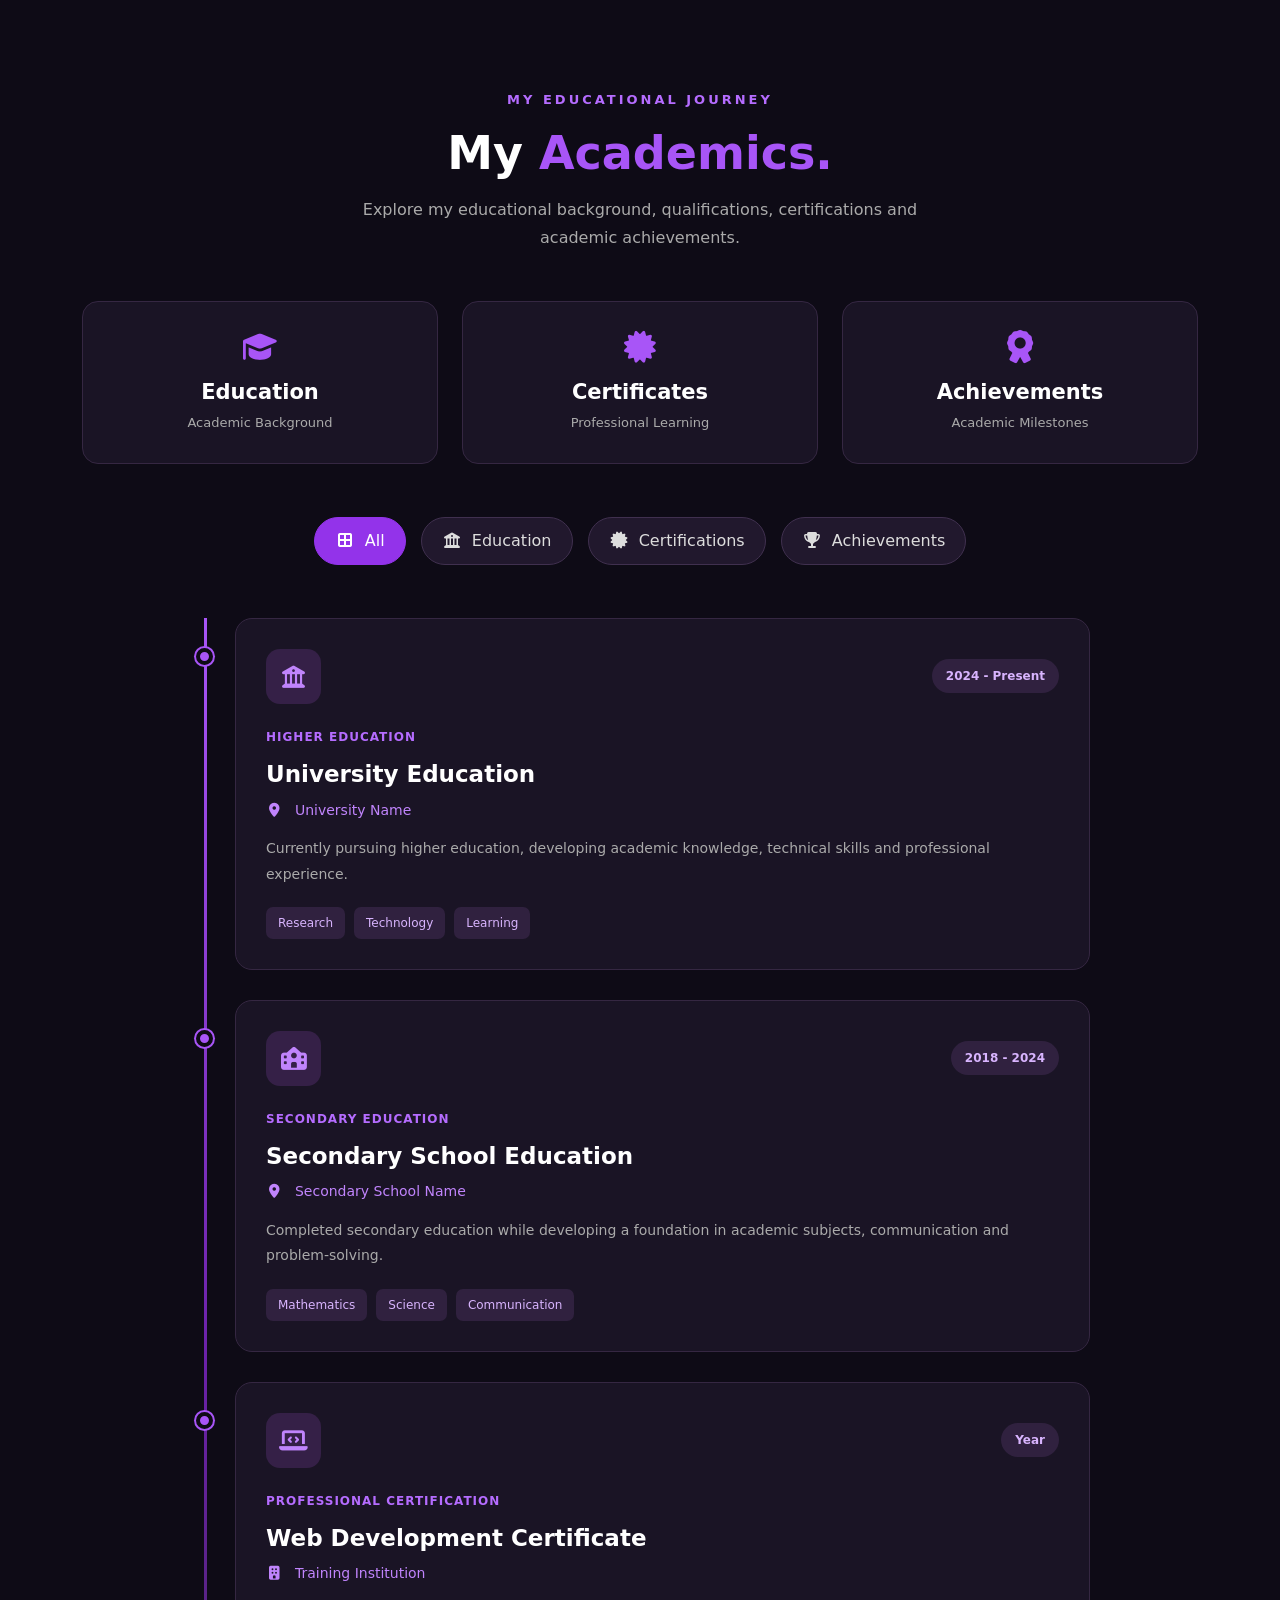
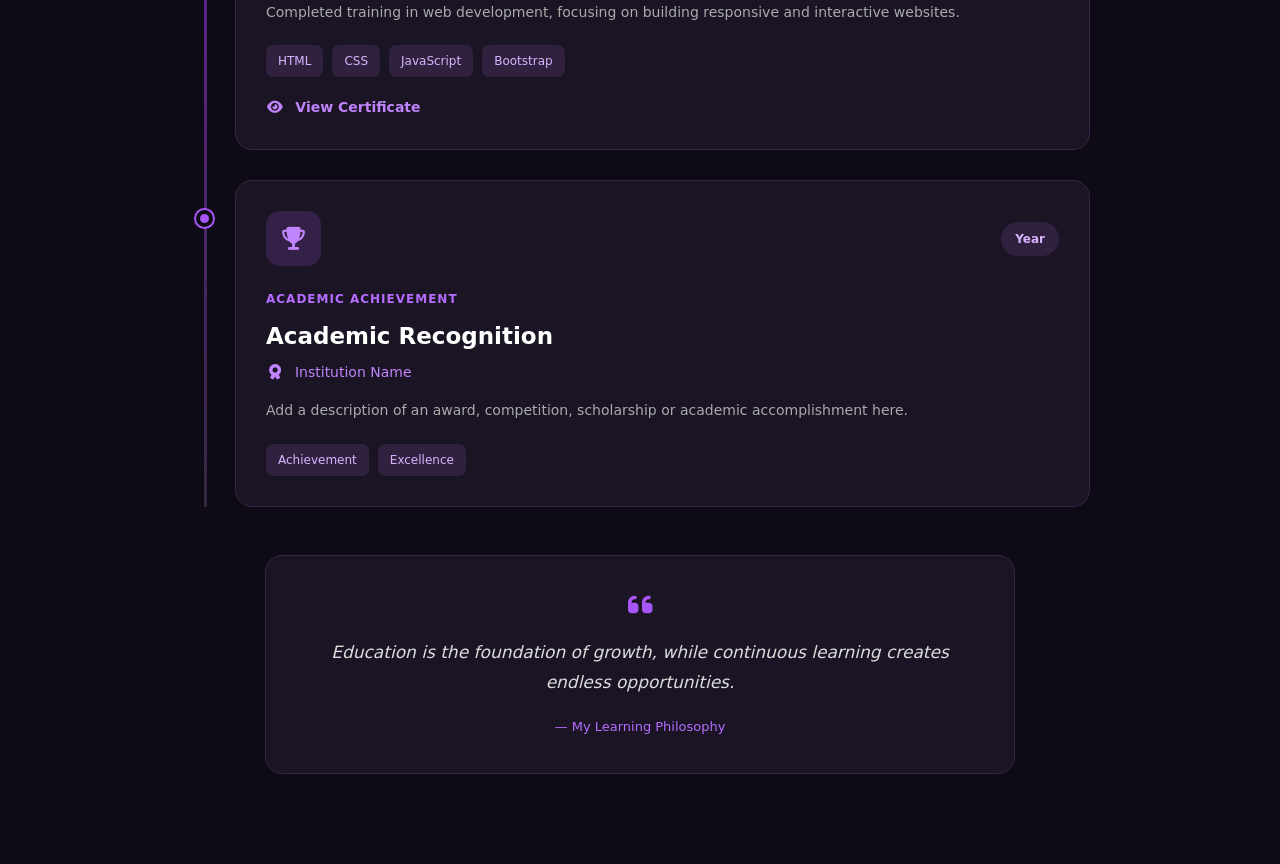
<file: academics.html>
<!DOCTYPE html>
<html lang="en">
<head>
    <meta charset="UTF-8">
    <meta name="viewport" content="width=device-width, initial-scale=1.0">
    <link rel="stylesheet" href="boostrap css/bootstrap.min.css">
    <link rel="stylesheet" href="css/academics.css">
    <link rel="stylesheet" href="font/all.min.css">
    <title>Document</title>
</head>
<body>
    
<!-- ===== ACADEMICS SECTION ===== -->

<section class="matt-academics" id="academics">
  <div class="container">

    <!-- SECTION HEADING -->
    <div class="text-center mb-5">

      <p class="academic-subtitle">
        MY EDUCATIONAL JOURNEY
      </p>

      <h2 class="academic-heading">
        My <span>Academics.</span>
      </h2>

      <p class="academic-description">
        Explore my educational background,
        qualifications, certifications and
        academic achievements.
      </p>

    </div>

    <!-- ACADEMIC SUMMARY -->
    <div class="row g-4 mb-5">

      <div class="col-md-4">
        <div class="academic-stat">
          <i class="fas fa-graduation-cap"></i>
          <h3>Education</h3>
          <p>Academic Background</p>
        </div>
      </div>

      <div class="col-md-4">
        <div class="academic-stat">
          <i class="fas fa-certificate"></i>
          <h3>Certificates</h3>
          <p>Professional Learning</p>
        </div>
      </div>

      <div class="col-md-4">
        <div class="academic-stat">
          <i class="fas fa-award"></i>
          <h3>Achievements</h3>
          <p>Academic Milestones</p>
        </div>
      </div>

    </div>

    <!-- FILTER BUTTONS -->
    <div class="academic-filters text-center mb-5">

      <button class="academic-filter active"
        type="button" data-filter="all">
        <i class="fas fa-th-large"></i>
        All
      </button>

      <button class="academic-filter"
        type="button" data-filter="education">
        <i class="fas fa-university"></i>
        Education
      </button>

      <button class="academic-filter"
        type="button" data-filter="certificate">
        <i class="fas fa-certificate"></i>
        Certifications
      </button>

      <button class="academic-filter"
        type="button" data-filter="achievement">
        <i class="fas fa-trophy"></i>
        Achievements
      </button>

    </div>

    <!-- ACADEMIC TIMELINE -->
    <div class="academic-timeline">

      <!-- EDUCATION 1 -->
      <div class="academic-item"
        data-category="education">

        <div class="academic-card">

          <div class="academic-card-top">
            <div class="academic-icon">
              <i class="fas fa-university"></i>
            </div>

            <span class="academic-year">
              2024 - Present
            </span>
          </div>

          <span class="academic-category">
            Higher Education
          </span>

          <h3>University Education</h3>

          <h5>
            <i class="fas fa-map-marker-alt"></i>
            University Name
          </h5>

          <p>
            Currently pursuing higher education,
            developing academic knowledge,
            technical skills and professional
            experience.
          </p>

          <div class="academic-tags">
            <span>Research</span>
            <span>Technology</span>
            <span>Learning</span>
          </div>

        </div>
      </div>

      <!-- EDUCATION 2 -->
      <div class="academic-item"
        data-category="education">

        <div class="academic-card">

          <div class="academic-card-top">
            <div class="academic-icon">
              <i class="fas fa-school"></i>
            </div>

            <span class="academic-year">
              2018 - 2024
            </span>
          </div>

          <span class="academic-category">
            Secondary Education
          </span>

          <h3>Secondary School Education</h3>

          <h5>
            <i class="fas fa-map-marker-alt"></i>
            Secondary School Name
          </h5>

          <p>
            Completed secondary education
            while developing a foundation
            in academic subjects,
            communication and problem-solving.
          </p>

          <div class="academic-tags">
            <span>Mathematics</span>
            <span>Science</span>
            <span>Communication</span>
          </div>

        </div>
      </div>

      <!-- CERTIFICATE 1 -->
      <div class="academic-item"
        data-category="certificate">

        <div class="academic-card">

          <div class="academic-card-top">
            <div class="academic-icon">
              <i class="fas fa-laptop-code"></i>
            </div>

            <span class="academic-year">
              Year
            </span>
          </div>

          <span class="academic-category">
            Professional Certification
          </span>

          <h3>Web Development Certificate</h3>

          <h5>
            <i class="fas fa-building"></i>
            Training Institution
          </h5>

          <p>
            Completed training in web
            development, focusing on building
            responsive and interactive websites.
          </p>

          <div class="academic-tags">
            <span>HTML</span>
            <span>CSS</span>
            <span>JavaScript</span>
            <span>Bootstrap</span>
          </div>

          <a href="#" class="academic-certificate-link">
            <i class="fas fa-eye"></i>
            View Certificate
          </a>

        </div>
      </div>

      <!-- ACHIEVEMENT 1 -->
      <div class="academic-item"
        data-category="achievement">

        <div class="academic-card">

          <div class="academic-card-top">
            <div class="academic-icon">
              <i class="fas fa-trophy"></i>
            </div>

            <span class="academic-year">
              Year
            </span>
          </div>

          <span class="academic-category">
            Academic Achievement
          </span>

          <h3>Academic Recognition</h3>

          <h5>
            <i class="fas fa-award"></i>
            Institution Name
          </h5>

          <p>
            Add a description of an award,
            competition, scholarship or
            academic accomplishment here.
          </p>

          <div class="academic-tags">
            <span>Achievement</span>
            <span>Excellence</span>
          </div>

        </div>
      </div>

    </div>

    <!-- EMPTY FILTER MESSAGE -->
    <div class="academic-empty text-center"
      id="academicEmpty">

      <i class="fas fa-folder-open fa-3x mb-3"></i>

      <h4>No Records Found</h4>

      <p>
        There are no academic records
        in this category yet.
      </p>

    </div>

    <!-- ACADEMIC QUOTE -->
    <div class="academic-quote text-center mt-5">

      <i class="fas fa-quote-left"></i>

      <p>
        Education is the foundation of growth,
        while continuous learning creates
        endless opportunities.
      </p>

      <span>— My Learning Philosophy</span>

    </div>

  </div>
</section>

</body>


<script>
  // ACADEMIC FILTER SYSTEM

  const academicButtons =
    document.querySelectorAll(".academic-filter");

  const academicItems =
    document.querySelectorAll(".academic-item");

  const academicEmpty =
    document.getElementById("academicEmpty");

  academicButtons.forEach(function(button) {

    button.addEventListener("click", function() {

      // REMOVE ACTIVE CLASS
      academicButtons.forEach(function(btn) {
        btn.classList.remove("active");
      });

      // ACTIVATE CLICKED BUTTON
      this.classList.add("active");

      const selectedCategory = this.dataset.filter;

      let visibleItems = 0;

      academicItems.forEach(function(item) {

        const itemCategory = item.dataset.category;

        if (
          selectedCategory === "all" ||
          selectedCategory === itemCategory
        ) {
          item.style.display = "";
          visibleItems++;
        } else {
          item.style.display = "none";
        }

      });

      // SHOW EMPTY MESSAGE IF NECESSARY
      academicEmpty.style.display =
        visibleItems === 0 ? "block" : "none";

    });

  });


  // PLACEHOLDER CERTIFICATE LINKS

  document.querySelectorAll(
    ".academic-certificate-link"
  ).forEach(function(link) {

    if (link.getAttribute("href") === "#") {

      link.addEventListener("click", function(event) {
        event.preventDefault();

        alert("Certificate will be available soon!");
      });

    }

  });
</script>

</html>
</file>
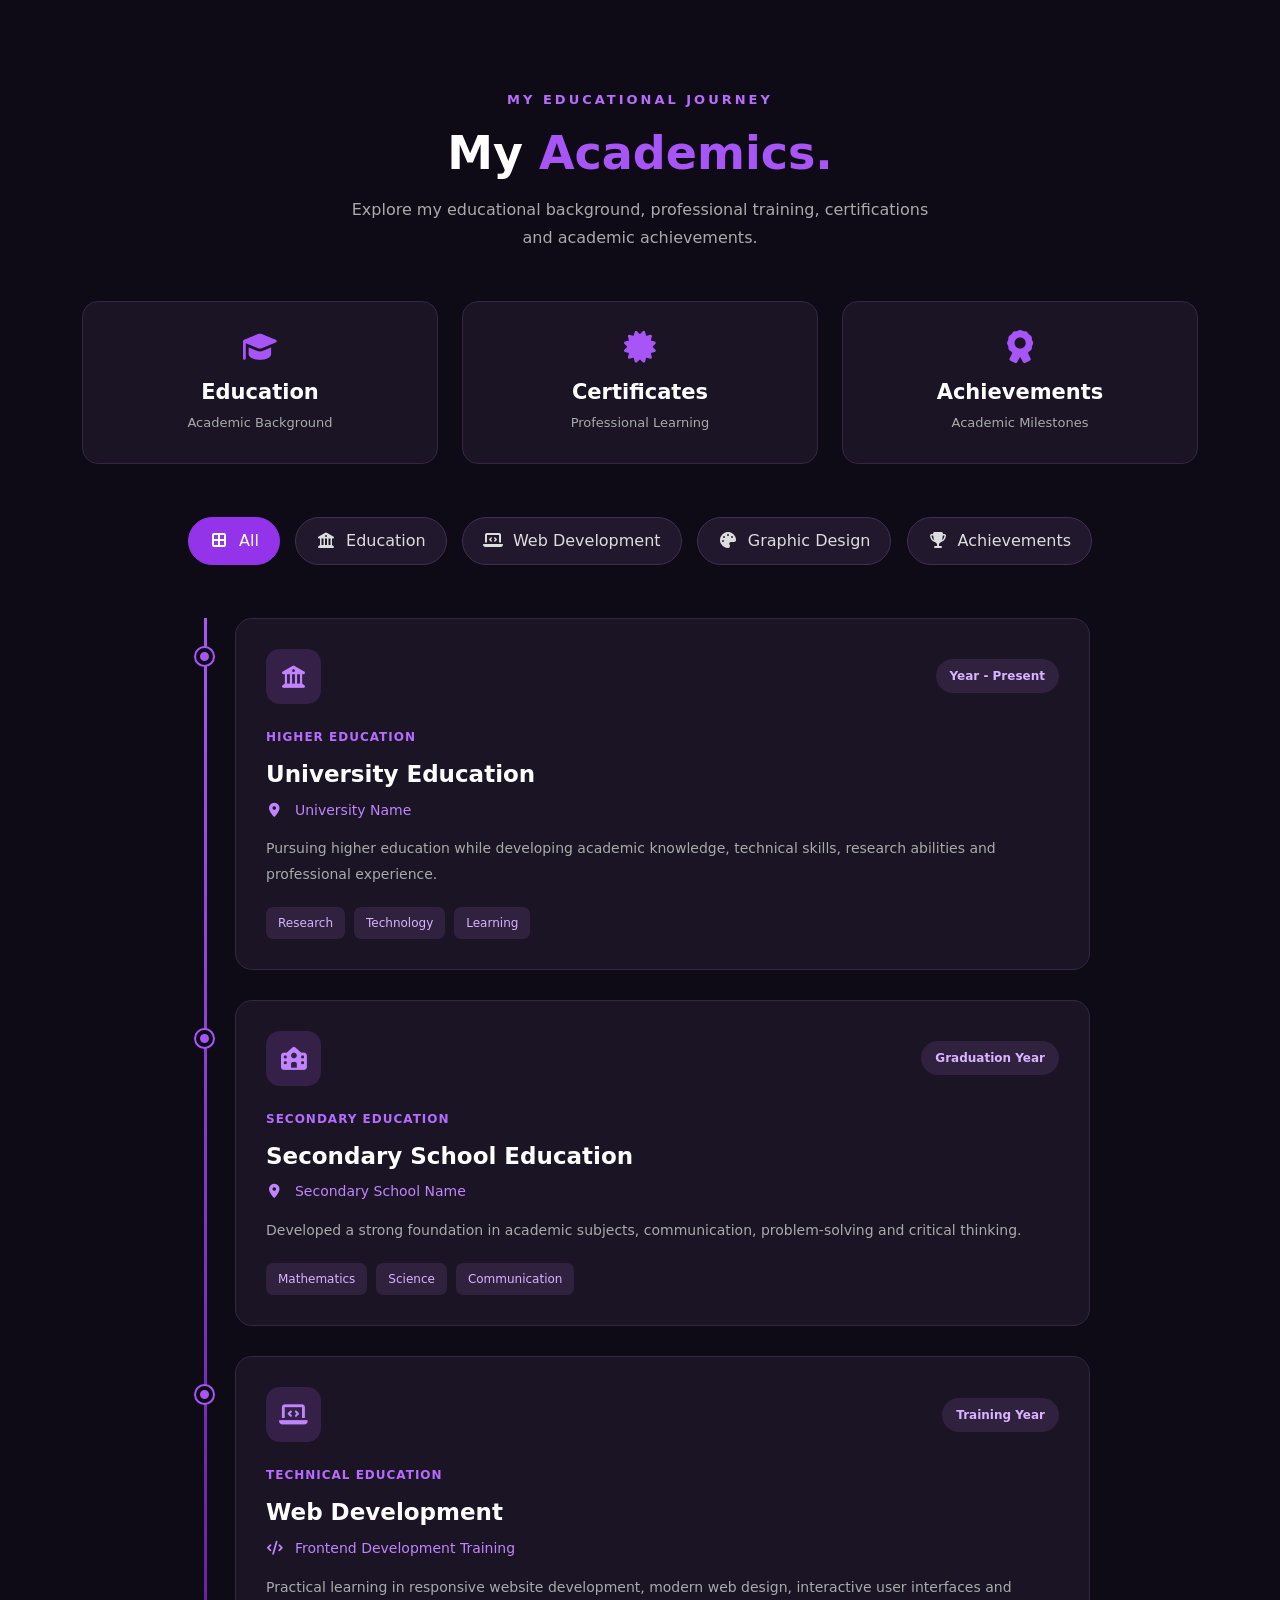
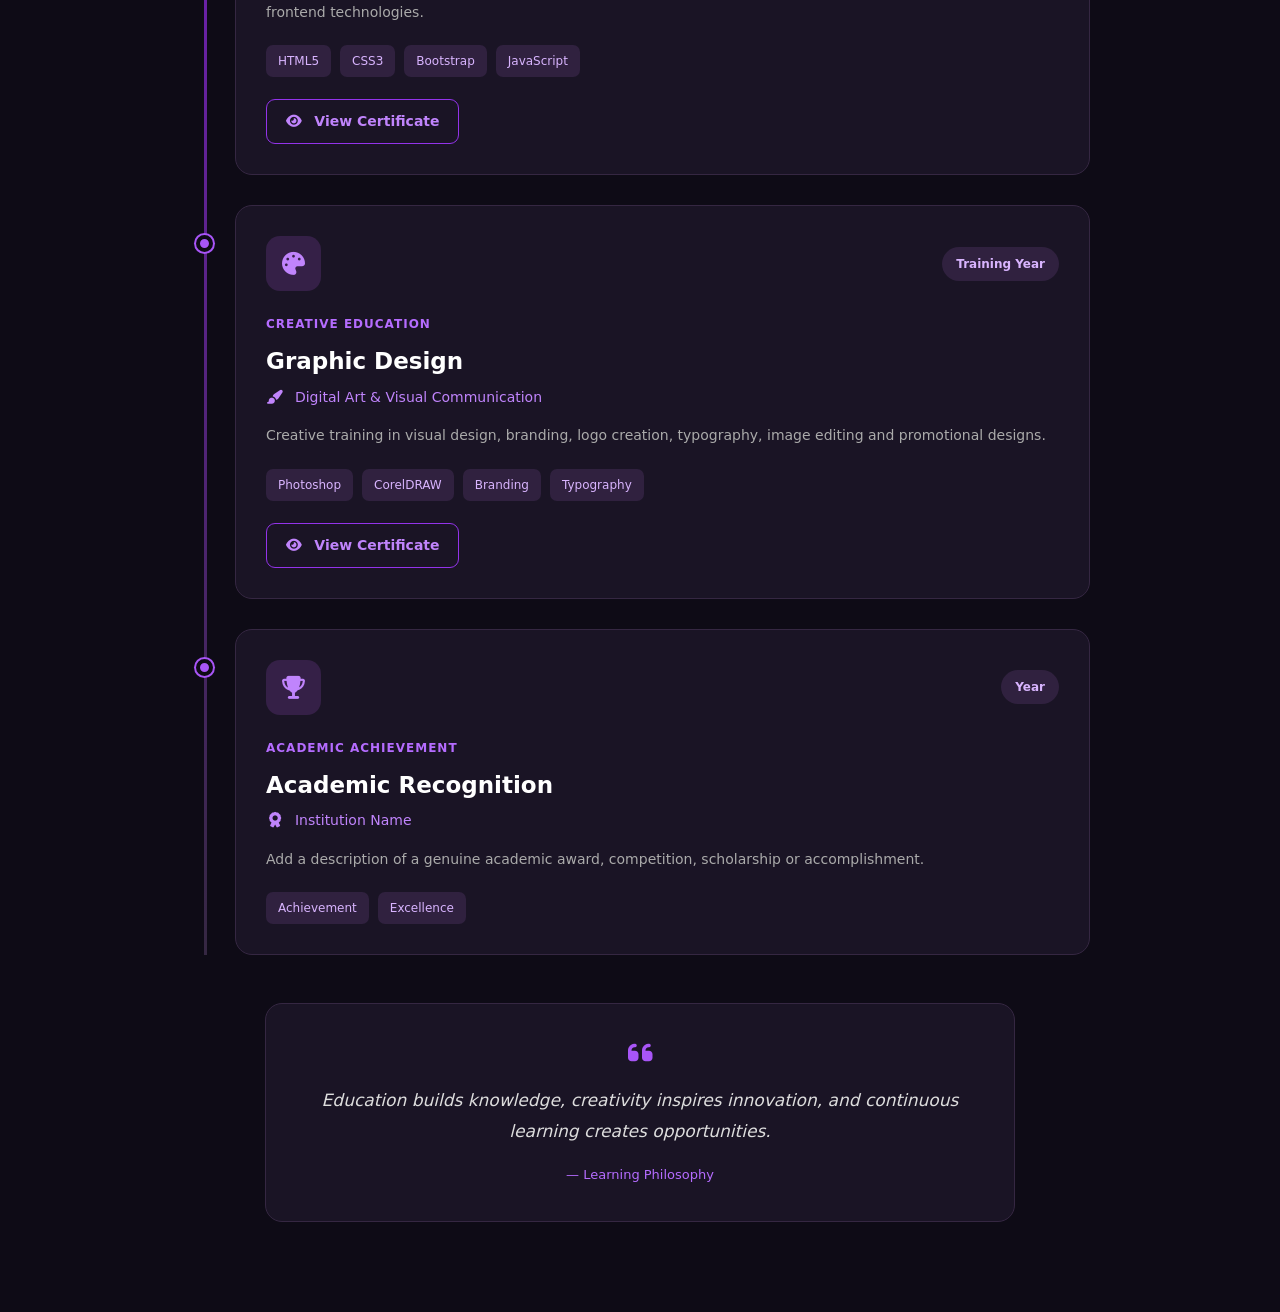
<file: academics.page.html>
<!DOCTYPE html>
<html lang="en">
<head>
    <meta charset="UTF-8">
    <meta name="viewport" content="width=device-width, initial-scale=1.0">
    <title>Document</title>
    <link rel="stylesheet" href="boostrap css/bootstrap.min.css">
    <!-- <link rel="stylesheet" href="css/academics page.css.css"> -->

    <link rel="stylesheet" href="css/academics page.css">
    <link rel="stylesheet" href="font/all.min.css">
</head>
<body>
    
<!-- ===== ACADEMICS SECTION ===== -->

<section class="matt-academics" id="academics">
  <div class="container">

    <!-- SECTION HEADING -->
    <div class="text-center mb-5">
      <p class="academic-subtitle">
        MY EDUCATIONAL JOURNEY
      </p>

      <h2 class="academic-heading">
        My <span>Academics.</span>
      </h2>

      <p class="academic-description">
        Explore my educational background,
        professional training, certifications
        and academic achievements.
      </p>
    </div>

    <!-- ACADEMIC SUMMARY -->
    <div class="row g-4 mb-5">

      <div class="col-md-4">
        <div class="academic-stat">
          <i class="fas fa-graduation-cap"></i>
          <h3>Education</h3>
          <p>Academic Background</p>
        </div>
      </div>

      <div class="col-md-4">
        <div class="academic-stat">
          <i class="fas fa-certificate"></i>
          <h3>Certificates</h3>
          <p>Professional Learning</p>
        </div>
      </div>

      <div class="col-md-4">
        <div class="academic-stat">
          <i class="fas fa-award"></i>
          <h3>Achievements</h3>
          <p>Academic Milestones</p>
        </div>
      </div>

    </div>

    <!-- FILTER BUTTONS -->
    <div class="academic-filters text-center mb-5">

      <button class="academic-filter active"
        type="button" data-filter="all">
        <i class="fas fa-th-large"></i> All
      </button>

      <button class="academic-filter"
        type="button" data-filter="education">
        <i class="fas fa-university"></i> Education
      </button>

      <button class="academic-filter"
        type="button" data-filter="web">
        <i class="fas fa-laptop-code"></i> Web Development
      </button>

      <button class="academic-filter"
        type="button" data-filter="graphics">
        <i class="fas fa-palette"></i> Graphic Design
      </button>

      <button class="academic-filter"
        type="button" data-filter="achievement">
        <i class="fas fa-trophy"></i> Achievements
      </button>

    </div>

    <!-- ACADEMIC TIMELINE -->
    <div class="academic-timeline">

      <!-- UNIVERSITY EDUCATION -->
      <div class="academic-item"
        data-category="education">

        <div class="academic-card">

          <div class="academic-card-top">
            <div class="academic-icon">
              <i class="fas fa-university"></i>
            </div>

            <span class="academic-year">
              Year - Present
            </span>
          </div>

          <span class="academic-category">
            Higher Education
          </span>

          <h3>University Education</h3>

          <h5>
            <i class="fas fa-map-marker-alt"></i>
            University Name
          </h5>

          <p>
            Pursuing higher education while
            developing academic knowledge,
            technical skills, research abilities
            and professional experience.
          </p>

          <div class="academic-tags">
            <span>Research</span>
            <span>Technology</span>
            <span>Learning</span>
          </div>

        </div>
      </div>

      <!-- SECONDARY EDUCATION -->
      <div class="academic-item"
        data-category="education">

        <div class="academic-card">

          <div class="academic-card-top">
            <div class="academic-icon">
              <i class="fas fa-school"></i>
            </div>

            <span class="academic-year">
              Graduation Year
            </span>
          </div>

          <span class="academic-category">
            Secondary Education
          </span>

          <h3>Secondary School Education</h3>

          <h5>
            <i class="fas fa-map-marker-alt"></i>
            Secondary School Name
          </h5>

          <p>
            Developed a strong foundation in
            academic subjects, communication,
            problem-solving and critical thinking.
          </p>

          <div class="academic-tags">
            <span>Mathematics</span>
            <span>Science</span>
            <span>Communication</span>
          </div>

        </div>
      </div>

      <!-- WEB DEVELOPMENT -->
      <div class="academic-item"
        data-category="web">

        <div class="academic-card">

          <div class="academic-card-top">
            <div class="academic-icon">
              <i class="fas fa-laptop-code"></i>
            </div>

            <span class="academic-year">
              Training Year
            </span>
          </div>

          <span class="academic-category">
            Technical Education
          </span>

          <h3>Web Development</h3>

          <h5>
            <i class="fas fa-code"></i>
            Frontend Development Training
          </h5>

          <p>
            Practical learning in responsive
            website development, modern web
            design, interactive user interfaces
            and frontend technologies.
          </p>

          <div class="academic-tags">
            <span>HTML5</span>
            <span>CSS3</span>
            <span>Bootstrap</span>
            <span>JavaScript</span>
          </div>

          <button type="button"
            class="academic-certificate-link"
            data-certificate="web">
            <i class="fas fa-eye"></i>
            View Certificate
          </button>

        </div>
      </div>

      <!-- GRAPHIC DESIGN -->
      <div class="academic-item"
        data-category="graphics">

        <div class="academic-card">

          <div class="academic-card-top">
            <div class="academic-icon">
              <i class="fas fa-palette"></i>
            </div>

            <span class="academic-year">
              Training Year
            </span>
          </div>

          <span class="academic-category">
            Creative Education
          </span>

          <h3>Graphic Design</h3>

          <h5>
            <i class="fas fa-paint-brush"></i>
            Digital Art & Visual Communication
          </h5>

          <p>
            Creative training in visual design,
            branding, logo creation, typography,
            image editing and promotional designs.
          </p>

          <div class="academic-tags">
            <span>Photoshop</span>
            <span>CorelDRAW</span>
            <span>Branding</span>
            <span>Typography</span>
          </div>

          <button type="button"
            class="academic-certificate-link"
            data-certificate="graphics">
            <i class="fas fa-eye"></i>
            View Certificate
          </button>

        </div>
      </div>

      <!-- ACADEMIC ACHIEVEMENT -->
      <div class="academic-item"
        data-category="achievement">

        <div class="academic-card">

          <div class="academic-card-top">
            <div class="academic-icon">
              <i class="fas fa-trophy"></i>
            </div>

            <span class="academic-year">
              Year
            </span>
          </div>

          <span class="academic-category">
            Academic Achievement
          </span>

          <h3>Academic Recognition</h3>

          <h5>
            <i class="fas fa-award"></i>
            Institution Name
          </h5>

          <p>
            Add a description of a genuine
            academic award, competition,
            scholarship or accomplishment.
          </p>

          <div class="academic-tags">
            <span>Achievement</span>
            <span>Excellence</span>
          </div>

        </div>
      </div>

    </div>

    <!-- EMPTY MESSAGE -->
    <div class="academic-empty text-center"
      id="academicEmpty">

      <i class="fas fa-folder-open fa-3x mb-3"></i>
      <h4>No Records Found</h4>
      <p>No records are available in this category.</p>

    </div>

    <!-- ACADEMIC QUOTE -->
    <div class="academic-quote text-center mt-5">
      <i class="fas fa-quote-left"></i>

      <p>
        Education builds knowledge, creativity
        inspires innovation, and continuous
        learning creates opportunities.
      </p>

      <span>— Learning Philosophy</span>
    </div>

  </div>
</section>


<!-- CERTIFICATE MODAL -->
<div class="modal fade" id="academicCertificateModal"
  tabindex="-1" aria-hidden="true"
  aria-labelledby="academicCertificateTitle">

  <div class="modal-dialog modal-lg modal-dialog-centered">
    <div class="modal-content academic-modal-content">

      <div class="modal-header">
        <h5 class="modal-title"
          id="academicCertificateTitle">
          Certificate Preview
        </h5>

        <button type="button"
          class="btn-close btn-close-white"
          data-bs-dismiss="modal"
          aria-label="Close">
        </button>
      </div>

      <div class="modal-body">

        <div class="academic-certificate-preview">

          <div class="certificate-inner">

            <i id="certificateIcon"
              class="fas fa-award certificate-icon"></i>

            <p class="certificate-brand">
              MATT DAVE PORTFOLIO
            </p>

            <h2>CERTIFICATE</h2>
            <h4>OF TRAINING</h4>

            <p class="certificate-notice">
              SAMPLE — NOT AN OFFICIAL CREDENTIAL
            </p>

            <p>This sample certificate is prepared for</p>

            <h1>Mattdave</h1>

            <div class="certificate-line"></div>

            <p>
              Demonstrating learning and creative
              development in the field of
            </p>

            <h3 id="certificateCourse">
              WEB DEVELOPMENT
            </h3>

            <p id="certificateSkills">
              HTML • CSS • Bootstrap • JavaScript
            </p>

            <div class="certificate-footer">
              <span>Portfolio Demonstration</span>
              <span>Sample Certificate</span>
            </div>

          </div>
        </div>

      </div>

      <div class="modal-footer">
        <button type="button"
          class="btn btn-outline-light"
          data-bs-dismiss="modal">
          Close
        </button>
      </div>

    </div>
  </div>
</div>

</body>




<script>
  // ACADEMIC FILTER SYSTEM

  const academicButtons =
    document.querySelectorAll(".academic-filter");

  const academicItems =
    document.querySelectorAll(".academic-item");

  const academicEmpty =
    document.getElementById("academicEmpty");

  academicButtons.forEach(function(button) {

    button.addEventListener("click", function() {

      academicButtons.forEach(function(btn) {
        btn.classList.remove("active");
      });

      this.classList.add("active");

      const selectedCategory = this.dataset.filter;

      let visibleItems = 0;

      academicItems.forEach(function(item) {

        const category = item.dataset.category;

        if (
          selectedCategory === "all" ||
          selectedCategory === category
        ) {
          item.style.display = "";
          visibleItems++;
        } else {
          item.style.display = "none";
        }

      });

      academicEmpty.style.display =
        visibleItems === 0 ? "block" : "none";

    });

  });


  // CERTIFICATE PREVIEW SYSTEM

  const certificateButtons =
    document.querySelectorAll(
      ".academic-certificate-link"
    );

  const certificateTitle =
    document.getElementById("academicCertificateTitle");

  const certificateCourse =
    document.getElementById("certificateCourse");

  const certificateSkills =
    document.getElementById("certificateSkills");

  const certificateIcon =
    document.getElementById("certificateIcon");

  const certificateModal =
    new bootstrap.Modal(
      document.getElementById("academicCertificateModal")
    );

  certificateButtons.forEach(function(button) {

    button.addEventListener("click", function() {

      const type = this.dataset.certificate;

      if (type === "web") {

        certificateTitle.textContent =
          "Web Development Certificate";

        certificateCourse.textContent =
          "WEB DEVELOPMENT";

        certificateSkills.textContent =
          "HTML5 • CSS3 • Bootstrap • JavaScript";

        certificateIcon.className =
          "fas fa-laptop-code certificate-icon";

      } else if (type === "graphics") {

        certificateTitle.textContent =
          "Graphic Design Certificate";

        certificateCourse.textContent =
          "GRAPHIC DESIGN";

        certificateSkills.textContent =
          "Photoshop • CorelDRAW • Branding • Typography";

        certificateIcon.className =
          "fas fa-palette certificate-icon";

      }

      certificateModal.show();

    });

  });
</script>

</html>
</file>
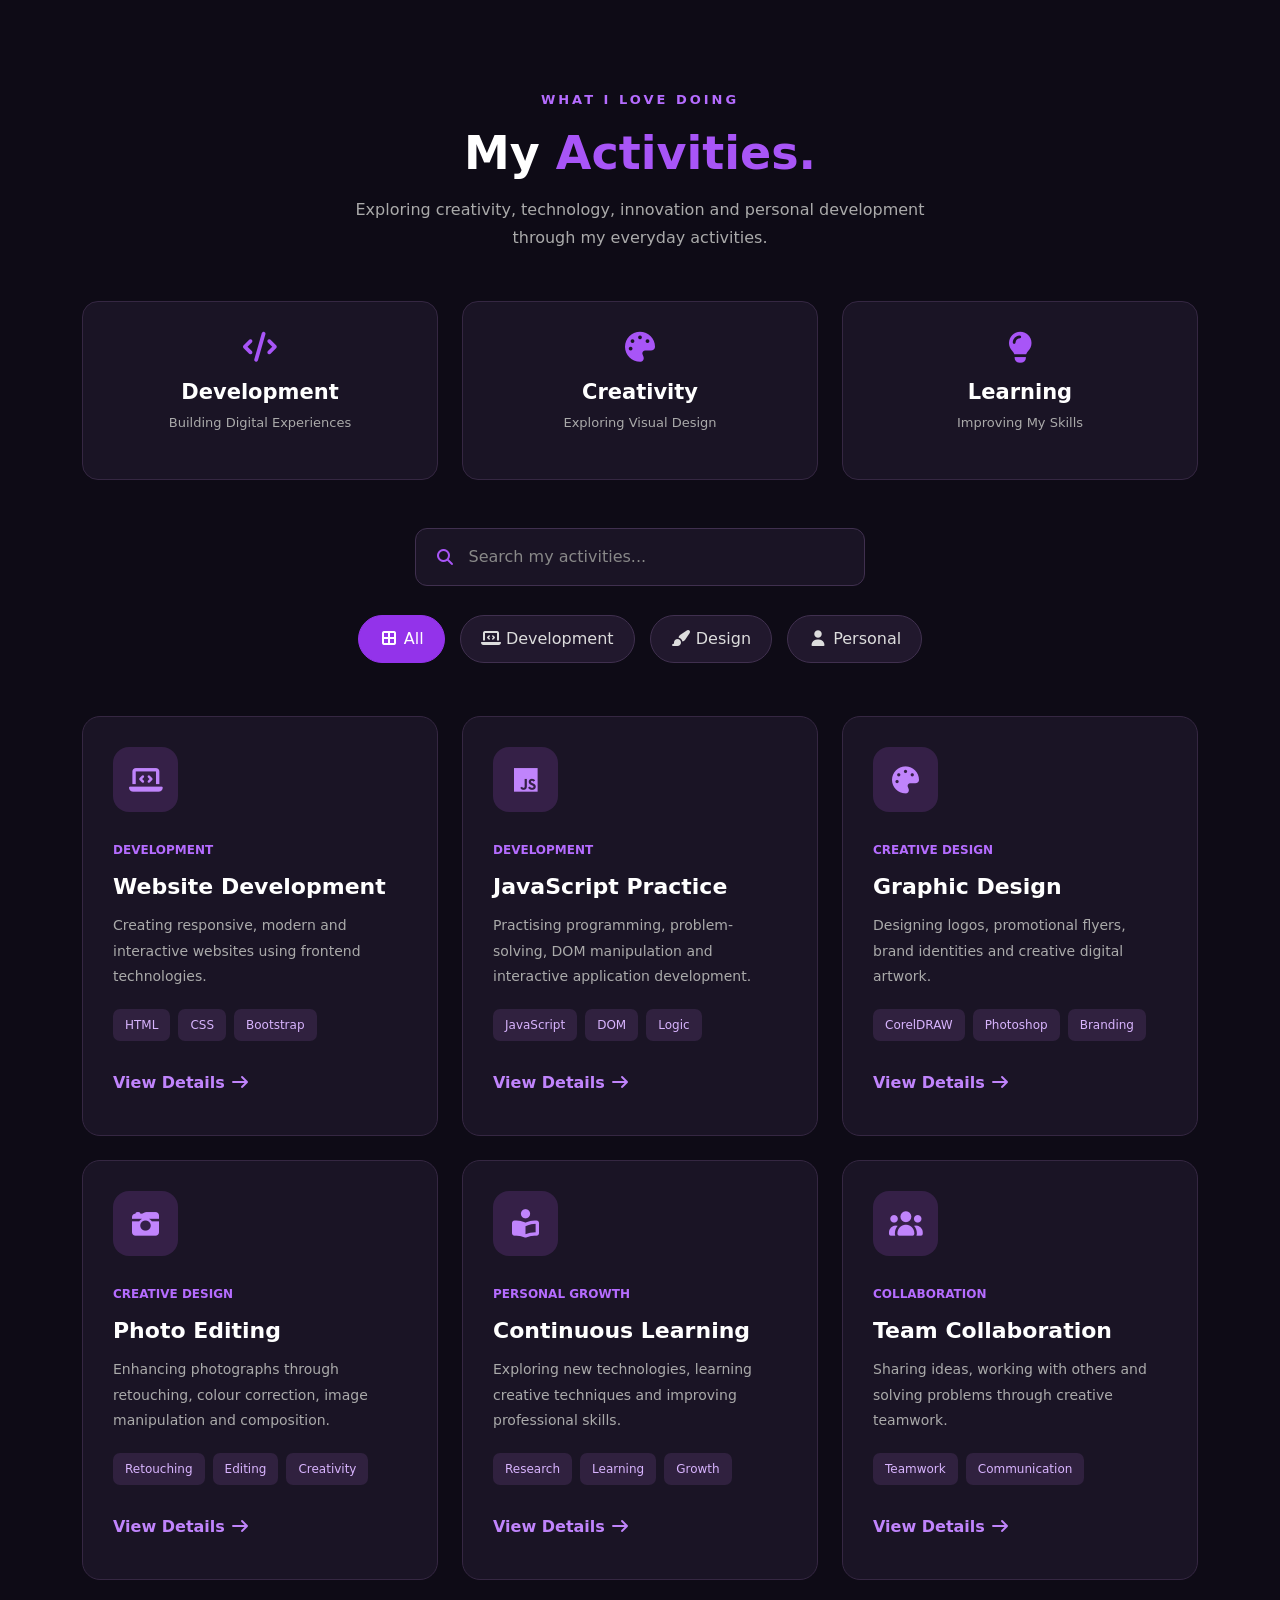
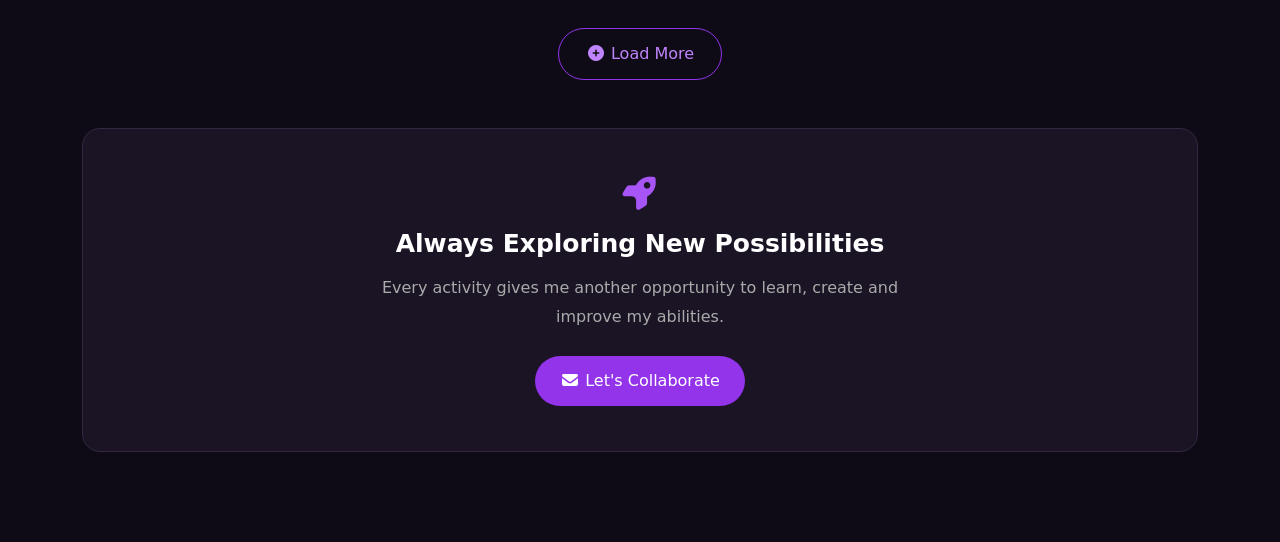
<file: activities.html>
<!DOCTYPE html>
<html lang="en">
<head>
  <meta charset="UTF-8">
  <meta name="viewport" content="width=device-width, initial-scale=1.0">
  <title>Document</title>
  <link rel="stylesheet" href="css/activity page.css">
  <link rel="stylesheet" href="boostrap css/bootstrap.min.css">
  <link rel="stylesheet" href="font/all.min.css">
</head>
<body>
  
<!-- ===== ACTIVITIES SECTION ===== -->

<section class="matt-activities" id="activities">
  <div class="container">

    <!-- HEADING -->
    <div class="text-center mb-5">
      <p class="activity-subtitle">
        WHAT I LOVE DOING
      </p>

      <h2 class="activity-heading">
        My <span>Activities.</span>
      </h2>

      <p class="activity-description">
        Exploring creativity, technology,
        innovation and personal development
        through my everyday activities.
      </p>
    </div>

    <!-- ACTIVITY SUMMARY -->
    <div class="row g-4 mb-5">

      <div class="col-md-4">
        <div class="activity-stat">
          <i class="fas fa-code"></i>
          <h3>Development</h3>
          <p>Building Digital Experiences</p>
        </div>
      </div>

      <div class="col-md-4">
        <div class="activity-stat">
          <i class="fas fa-palette"></i>
          <h3>Creativity</h3>
          <p>Exploring Visual Design</p>
        </div>
      </div>

      <div class="col-md-4">
        <div class="activity-stat">
          <i class="fas fa-lightbulb"></i>
          <h3>Learning</h3>
          <p>Improving My Skills</p>
        </div>
      </div>

    </div>

    <!-- SEARCH BAR -->
    <div class="activity-search mx-auto mb-4">
      <i class="fas fa-search"></i>

      <input
        type="search"
        id="activitySearch"
        placeholder="Search my activities..."
        aria-label="Search activities"
      >
    </div>

    <!-- FILTER BUTTONS -->
    <div class="activity-filters text-center mb-5">

      <button type="button"
        class="activity-filter active"
        data-filter="all">
        <i class="fas fa-th-large"></i>
        All
      </button>

      <button type="button"
        class="activity-filter"
        data-filter="development">
        <i class="fas fa-laptop-code"></i>
        Development
      </button>

      <button type="button"
        class="activity-filter"
        data-filter="design">
        <i class="fas fa-paint-brush"></i>
        Design
      </button>

      <button type="button"
        class="activity-filter"
        data-filter="personal">
        <i class="fas fa-user"></i>
        Personal
      </button>

    </div>

    <!-- ACTIVITY COUNT -->
    <p class="activity-count mb-4"
      id="activityCount"
      aria-live="polite">
    </p>

    <!-- ACTIVITY CARDS -->
    <div class="row g-4" id="activityContainer">

      <!-- WEBSITE DEVELOPMENT -->
      <div class="col-lg-4 col-md-6 activity-item"
        data-category="development">

        <div class="activity-card">

          <div class="activity-icon">
            <i class="fas fa-laptop-code"></i>
          </div>

          <span class="activity-category">
            Development
          </span>

          <h3>Website Development</h3>

          <p>
            Creating responsive, modern and
            interactive websites using frontend
            technologies.
          </p>

          <div class="activity-tags">
            <span>HTML</span>
            <span>CSS</span>
            <span>Bootstrap</span>
          </div>

          <button type="button"
            class="activity-details-btn"
            data-activity="web">
            View Details
            <i class="fas fa-arrow-right"></i>
          </button>

        </div>
      </div>

      <!-- JAVASCRIPT -->
      <div class="col-lg-4 col-md-6 activity-item"
        data-category="development">

        <div class="activity-card">

          <div class="activity-icon">
            <i class="fab fa-js"></i>
          </div>

          <span class="activity-category">
            Development
          </span>

          <h3>JavaScript Practice</h3>

          <p>
            Practising programming, problem-solving,
            DOM manipulation and interactive
            application development.
          </p>

          <div class="activity-tags">
            <span>JavaScript</span>
            <span>DOM</span>
            <span>Logic</span>
          </div>

          <button type="button"
            class="activity-details-btn"
            data-activity="javascript">
            View Details
            <i class="fas fa-arrow-right"></i>
          </button>

        </div>
      </div>

      <!-- GRAPHIC DESIGN -->
      <div class="col-lg-4 col-md-6 activity-item"
        data-category="design">

        <div class="activity-card">

          <div class="activity-icon">
            <i class="fas fa-palette"></i>
          </div>

          <span class="activity-category">
            Creative Design
          </span>

          <h3>Graphic Design</h3>

          <p>
            Designing logos, promotional flyers,
            brand identities and creative
            digital artwork.
          </p>

          <div class="activity-tags">
            <span>CorelDRAW</span>
            <span>Photoshop</span>
            <span>Branding</span>
          </div>

          <button type="button"
            class="activity-details-btn"
            data-activity="graphics">
            View Details
            <i class="fas fa-arrow-right"></i>
          </button>

        </div>
      </div>

      <!-- PHOTO EDITING -->
      <div class="col-lg-4 col-md-6 activity-item"
        data-category="design">

        <div class="activity-card">

          <div class="activity-icon">
            <i class="fas fa-camera-retro"></i>
          </div>

          <span class="activity-category">
            Creative Design
          </span>

          <h3>Photo Editing</h3>

          <p>
            Enhancing photographs through
            retouching, colour correction,
            image manipulation and composition.
          </p>

          <div class="activity-tags">
            <span>Retouching</span>
            <span>Editing</span>
            <span>Creativity</span>
          </div>

          <button type="button"
            class="activity-details-btn"
            data-activity="photo">
            View Details
            <i class="fas fa-arrow-right"></i>
          </button>

        </div>
      </div>

      <!-- CONTINUOUS LEARNING -->
      <div class="col-lg-4 col-md-6 activity-item"
        data-category="personal">

        <div class="activity-card">

          <div class="activity-icon">
            <i class="fas fa-book-reader"></i>
          </div>

          <span class="activity-category">
            Personal Growth
          </span>

          <h3>Continuous Learning</h3>

          <p>
            Exploring new technologies,
            learning creative techniques
            and improving professional skills.
          </p>

          <div class="activity-tags">
            <span>Research</span>
            <span>Learning</span>
            <span>Growth</span>
          </div>

          <button type="button"
            class="activity-details-btn"
            data-activity="learning">
            View Details
            <i class="fas fa-arrow-right"></i>
          </button>

        </div>
      </div>

      <!-- TEAMWORK -->
      <div class="col-lg-4 col-md-6 activity-item"
        data-category="personal">

        <div class="activity-card">

          <div class="activity-icon">
            <i class="fas fa-users"></i>
          </div>

          <span class="activity-category">
            Collaboration
          </span>

          <h3>Team Collaboration</h3>

          <p>
            Sharing ideas, working with others
            and solving problems through
            creative teamwork.
          </p>

          <div class="activity-tags">
            <span>Teamwork</span>
            <span>Communication</span>
          </div>

          <button type="button"
            class="activity-details-btn"
            data-activity="teamwork">
            View Details
            <i class="fas fa-arrow-right"></i>
          </button>

        </div>
      </div>

    </div>

    <!-- EMPTY RESULTS -->
    <div class="activity-empty text-center"
      id="activityEmpty">

      <i class="fas fa-folder-open fa-3x mb-3"></i>

      <h3>No Activities Found</h3>

      <p>Try another search or category.</p>

    </div>

    <!-- LOAD MORE -->
    <div class="text-center mt-5">
      <button type="button"
        id="loadMoreActivities"
        class="activity-load-btn">

        <i class="fas fa-plus-circle"></i>
        Load More
      </button>
    </div>

    <!-- BOTTOM MESSAGE -->
    <div class="activity-bottom text-center mt-5">

      <i class="fas fa-rocket"></i>

      <h3>Always Exploring New Possibilities</h3>

      <p>
        Every activity gives me another
        opportunity to learn, create
        and improve my abilities.
      </p>

      <a href="#contact" class="activity-contact-btn">
        <i class="fas fa-envelope"></i>
        Let's Collaborate
      </a>

    </div>

  </div>
</section>


<!-- ===== ACTIVITY DETAILS MODAL ===== -->

<div class="modal fade" id="activityDetailsModal"
  tabindex="-1"
  aria-labelledby="activityModalTitle"
  aria-hidden="true">

  <div class="modal-dialog modal-dialog-centered">
    <div class="modal-content activity-modal-content">

      <div class="modal-header">

        <h5 class="modal-title" id="activityModalTitle">
          Activity Details
        </h5>

        <button type="button"
          class="btn-close btn-close-white"
          data-bs-dismiss="modal"
          aria-label="Close">
        </button>

      </div>

      <div class="modal-body text-center">

        <div class="activity-modal-icon">
          <i class="fas fa-star"
            id="activityModalIcon"></i>
        </div>

        <h3 id="activityModalHeading">
          Activity
        </h3>

        <p id="activityModalDescription">
          Activity information appears here.
        </p>

      </div>

      <div class="modal-footer">
        <button type="button"
          class="activity-modal-close"
          data-bs-dismiss="modal">
          Close
        </button>
      </div>

    </div>
  </div>
</div>


<!-- ===== INLINE JAVASCRIPT ===== -->
<!-- Place this script near the end of your body,
     after the offline Bootstrap bundle. -->

<script>
document.addEventListener("DOMContentLoaded", function() {

  const activitySection =
    document.getElementById("activities");

  const buttons =
    activitySection.querySelectorAll(".activity-filter");

  const cards =
    Array.from(
      activitySection.querySelectorAll(".activity-item")
    );

  const searchInput =
    document.getElementById("activitySearch");

  const emptyMessage =
    document.getElementById("activityEmpty");

  const count =
    document.getElementById("activityCount");

  const loadMore =
    document.getElementById("loadMoreActivities");

  let selectedCategory = "all";
  let visibleLimit = 3;


  // ===== SEARCH + FILTER =====

  function updateActivities() {

    const searchText =
      searchInput.value.toLowerCase().trim();

    const matches = cards.filter(function(card) {

      const category = card.dataset.category;

      const text = card.textContent.toLowerCase();

      return (
        (selectedCategory === "all" ||
          selectedCategory === category) &&
        text.includes(searchText)
      );

    });

    cards.forEach(function(card) {
      card.style.display = "none";
    });

    matches.slice(0, visibleLimit)
      .forEach(function(card) {
        card.style.display = "";
      });

    const shown = Math.min(matches.length, visibleLimit);

    count.textContent =
      "Showing " + shown + " of " +
      matches.length + " activities";

    emptyMessage.style.display =
      matches.length === 0 ? "block" : "none";

    loadMore.style.display =
      matches.length > visibleLimit
        ? "inline-block"
        : "none";
  }


  // ===== CATEGORY FILTER =====

  buttons.forEach(function(button) {

    button.addEventListener("click", function() {

      buttons.forEach(function(btn) {
        btn.classList.remove("active");
      });

      this.classList.add("active");

      selectedCategory = this.dataset.filter;

      visibleLimit = 3;

      updateActivities();

    });

  });


  // ===== SEARCH INPUT =====

  searchInput.addEventListener("input", function() {
    visibleLimit = 3;
    updateActivities();
  });


  // ===== LOAD MORE =====

  loadMore.addEventListener("click", function() {
    visibleLimit += 3;
    updateActivities();
  });


  // ===== ACTIVITY DETAILS =====

  const activityData = {

    web: {
      title: "Website Development",
      icon: "fas fa-laptop-code",
      description:
        "Creating responsive websites using HTML, CSS, " +
        "Bootstrap and JavaScript, with a focus on " +
        "attractive layouts and user-friendly interfaces."
    },

    javascript: {
      title: "JavaScript Practice",
      icon: "fab fa-js",
      description:
        "Practising JavaScript through functions, " +
        "arrays, loops, DOM manipulation, events " +
        "and interactive applications."
    },

    graphics: {
      title: "Graphic Design",
      icon: "fas fa-palette",
      description:
        "Creating logos, flyers, posters, brand " +
        "identities and promotional designs using " +
        "creative graphic design techniques."
    },

    photo: {
      title: "Photo Editing",
      icon: "fas fa-camera-retro",
      description:
        "Editing and enhancing photographs through " +
        "colour correction, retouching and creative " +
        "image compositions."
    },

    learning: {
      title: "Continuous Learning",
      icon: "fas fa-book-reader",
      description:
        "Exploring technology, researching new ideas " +
        "and improving personal and professional skills."
    },

    teamwork: {
      title: "Team Collaboration",
      icon: "fas fa-users",
      description:
        "Working with others, sharing creative ideas " +
        "and developing solutions through teamwork."
    }

  };


  // ===== BOOTSTRAP MODAL =====

  const modalElement =
    document.getElementById("activityDetailsModal");

  const modal = bootstrap.Modal.getOrCreateInstance(
    modalElement
  );

  document.querySelectorAll(".activity-details-btn")
    .forEach(function(button) {

      button.addEventListener("click", function() {

        const details =
          activityData[this.dataset.activity];

        if (!details) return;

        document.getElementById("activityModalTitle")
          .textContent = details.title;

        document.getElementById("activityModalHeading")
          .textContent = details.title;

        document.getElementById("activityModalDescription")
          .textContent = details.description;

        document.getElementById("activityModalIcon")
          .className = details.icon;

        modal.show();

      });

    });


  // INITIAL DISPLAY
  updateActivities();

});
</script>

</body>
</html>
</file>
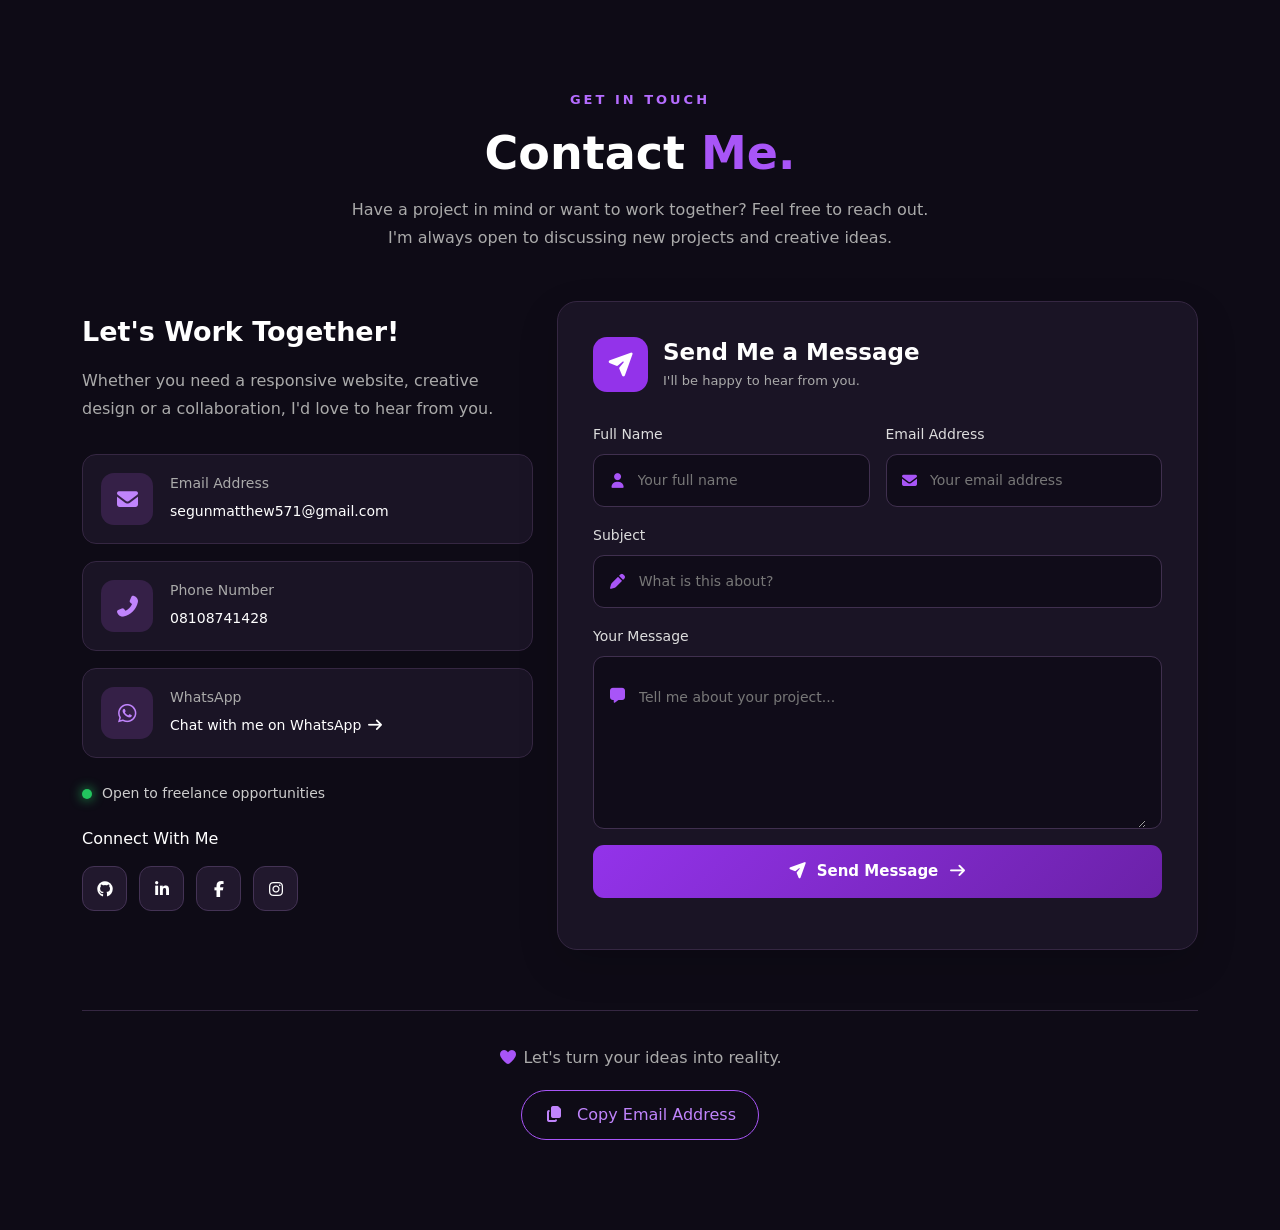
<file: contact page.html>
<!DOCTYPE html>
<html lang="en">
<head>
    <meta charset="UTF-8">
    <meta name="viewport" content="width=device-width, initial-scale=1.0">
    <link rel="stylesheet" href="boostrap css/bootstrap.min.css">
    <link rel="stylesheet" href="css/contact.css">
    <link rel="stylesheet" href="font/all.min.css">
    <title>Document</title>
</head>
<body>
    
<!-- CONTACT SECTION -->
<section class="matt-contact" id="contact">
  <div class="container">

    <div class="text-center mb-5">
      <p class="contact-subtitle">GET IN TOUCH</p>

      <h2 class="contact-heading">
        Contact <span>Me.</span>
      </h2>

      <p class="contact-description">
        Have a project in mind or want to work together?
        Feel free to reach out. I'm always open to
        discussing new projects and creative ideas.
      </p>
    </div>

    <div class="row g-4">

      <!-- LEFT: CONTACT INFORMATION -->
      <div class="col-lg-5">

        <div class="contact-info-wrapper">

          <h3>Let's Work Together!</h3>

          <p class="contact-intro">
            Whether you need a responsive website,
            creative design or a collaboration,
            I'd love to hear from you.
          </p>

          <!-- EMAIL -->
          <div class="contact-info-card">
            <div class="contact-icon">
              <i class="fas fa-envelope"></i>
            </div>

            <div class="contact-details">
              <h5>Email Address</h5>
              <a href="mailto:segunmatthew571@gmail.com">
                segunmatthew571@gmail.com
              </a>
            </div>
          </div>

          <!-- PHONE -->
          <div class="contact-info-card">
            <div class="contact-icon">
              <i class="fas fa-phone-alt"></i>
            </div>

            <div class="contact-details">
              <h5>Phone Number</h5>
              <a href="tel:+2348108741428">
                08108741428
              </a>
            </div>
          </div>

          <!-- WHATSAPP -->
          <div class="contact-info-card">
            <div class="contact-icon">
              <i class="fab fa-whatsapp"></i>
            </div>

            <div class="contact-details">
              <h5>WhatsApp</h5>
              <a
                href="https://wa.me/2348108741428"
                target="_blank"
                rel="noopener noreferrer">
                Chat with me on WhatsApp
                <i class="fas fa-arrow-right"></i>
              </a>
            </div>
          </div>

          <!-- AVAILABILITY -->
          <div class="contact-availability">
            <span class="availability-dot"></span>
            Open to freelance opportunities
          </div>

          <!-- SOCIAL MEDIA -->
          <div class="contact-socials">
            <h5>Connect With Me</h5>

            <div class="social-icons">
              <a href="#" aria-label="GitHub"
                 title="GitHub">
                <i class="fab fa-github"></i>
              </a>

              <a href="#" aria-label="LinkedIn"
                 title="LinkedIn">
                <i class="fab fa-linkedin-in"></i>
              </a>

              <a href="#" aria-label="Facebook"
                 title="Facebook">
                <i class="fab fa-facebook-f"></i>
              </a>

              <a href="#" aria-label="Instagram"
                 title="Instagram">
                <i class="fab fa-instagram"></i>
              </a>
            </div>
          </div>

        </div>
      </div>

      <!-- RIGHT: CONTACT FORM -->
      <div class="col-lg-7">

        <div class="contact-form-wrapper">

          <div class="form-header">
            <div class="form-header-icon">
              <i class="fas fa-paper-plane"></i>
            </div>

            <div>
              <h3>Send Me a Message</h3>
              <p>I'll be happy to hear from you.</p>
            </div>
          </div>

          <form id="mattContactForm">

            <div class="row g-3">

              <div class="col-md-6">
                <label for="contactName"
                       class="form-label">
                  Full Name
                </label>

                <div class="contact-input">
                  <i class="fas fa-user"></i>
                  <input
                    type="text"
                    id="contactName"
                    placeholder="Your full name"
                    autocomplete="name"
                    required>
                </div>
              </div>

              <div class="col-md-6">
                <label for="contactEmail"
                       class="form-label">
                  Email Address
                </label>

                <div class="contact-input">
                  <i class="fas fa-envelope"></i>
                  <input
                    type="email"
                    id="contactEmail"
                    placeholder="Your email address"
                    autocomplete="email"
                    required>
                </div>
              </div>

              <div class="col-12">
                <label for="contactSubject"
                       class="form-label">
                  Subject
                </label>

                <div class="contact-input">
                  <i class="fas fa-pen"></i>
                  <input
                    type="text"
                    id="contactSubject"
                    placeholder="What is this about?"
                    required>
                </div>
              </div>

              <div class="col-12">
                <label for="contactMessage"
                       class="form-label">
                  Your Message
                </label>

                <div class="contact-input textarea-box">
                  <i class="fas fa-comment-alt"></i>
                  <textarea
                    id="contactMessage"
                    rows="6"
                    placeholder="Tell me about your project..."
                    required></textarea>
                </div>
              </div>

              <div class="col-12">
                <button type="submit"
                        class="contact-submit-btn">
                  <i class="fas fa-paper-plane"></i>
                  Send Message
                  <i class="fas fa-arrow-right"></i>
                </button>
              </div>

              <div class="col-12">
                <p id="contactStatus"
                   class="contact-status"
                   role="status"
                   aria-live="polite"></p>
              </div>

            </div>
          </form>

        </div>
      </div>

    </div>

    <!-- CONTACT FOOTER -->
    <div class="contact-bottom text-center">
      <p>
        <i class="fas fa-heart"></i>
        Let's turn your ideas into reality.
      </p>

      <button id="copyMattEmail"
              class="copy-email-btn"
              type="button">
        <i class="fas fa-copy"></i>
        Copy Email Address
      </button>
    </div>

  </div>
</section>

</body>



<script>
  // MATT DAVE CONTACT FORM

  const mattForm =
    document.getElementById("mattContactForm");

  const mattStatus =
    document.getElementById("contactStatus");

  mattForm.addEventListener("submit", function(event) {
    event.preventDefault();

    const name =
      document.getElementById("contactName").value.trim();

    const email =
      document.getElementById("contactEmail").value.trim();

    const subject =
      document.getElementById("contactSubject").value.trim();

    const message =
      document.getElementById("contactMessage").value.trim();

    if (!name || !email || !subject || !message) {
      mattStatus.textContent =
        "Please complete all fields.";
      return;
    }

    const recipient = "segunmatthew571@gmail.com";

    const emailBody =
      "Name: " + name + "\n" +
      "Email: " + email + "\n\n" +
      "Message:\n" + message;

    const mailtoLink =
      "mailto:" + recipient +
      "?subject=" + encodeURIComponent(subject) +
      "&body=" + encodeURIComponent(emailBody);

    mattStatus.textContent =
      "Opening your email app. Please press Send there.";

    window.location.href = mailtoLink;
  });


  // COPY EMAIL ADDRESS

  const copyEmailButton =
    document.getElementById("copyMattEmail");

  copyEmailButton.addEventListener("click", async function() {

    const email = "segunmatthew571@gmail.com";

    try {
      await navigator.clipboard.writeText(email);

      copyEmailButton.innerHTML =
        '<i class="fas fa-check"></i> Email Copied!';

      setTimeout(function() {
        copyEmailButton.innerHTML =
          '<i class="fas fa-copy"></i> Copy Email Address';
      }, 2500);

    } catch (error) {
      alert("Please copy this email: " + email);
    }

  });


  // PREVENT EMPTY SOCIAL LINKS

  document.querySelectorAll(
    ".matt-contact .social-icons a"
  ).forEach(function(link) {

    if (link.getAttribute("href") === "#") {
      link.addEventListener("click", function(event) {
        event.preventDefault();
        alert("Social media link coming soon!");
      });
    }

  });
</script>

</html>
</file>
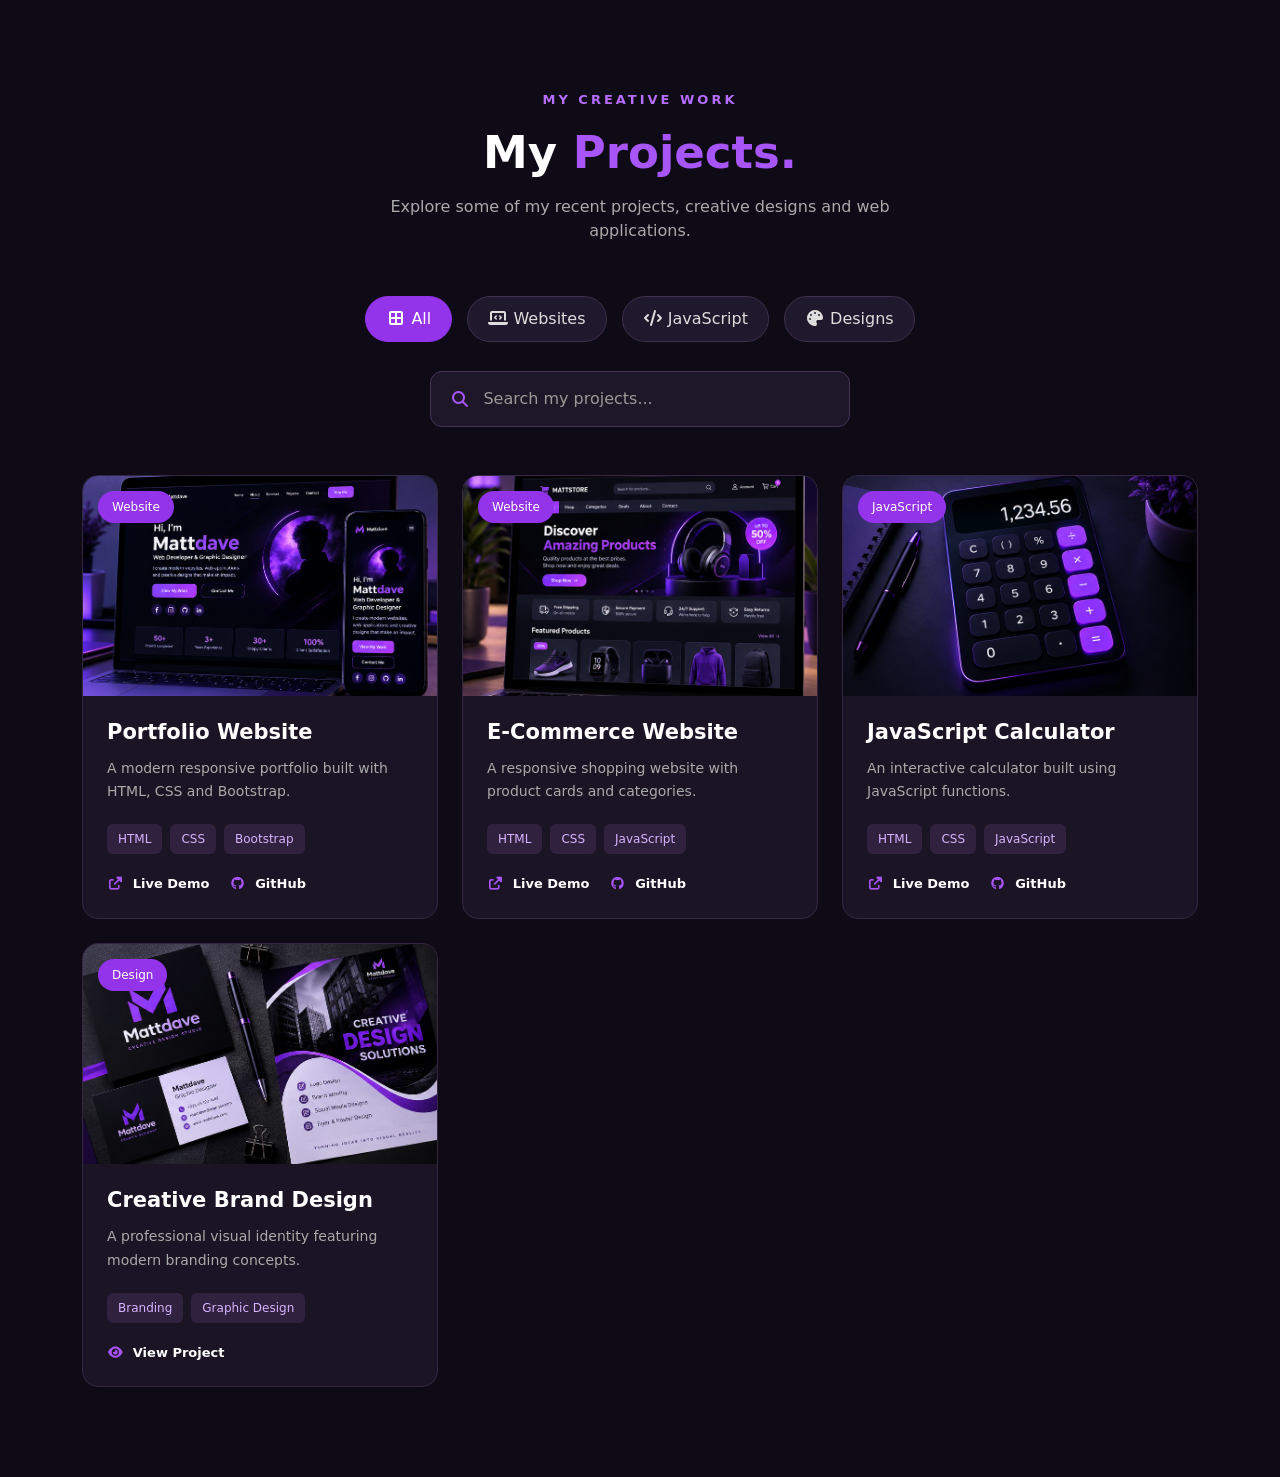
<file: project.s1.html>
<!DOCTYPE html>
<html lang="en">
<head>
    <meta charset="UTF-8">
    <meta name="viewport" content="width=device-width, initial-scale=1.0">
    <title>Document</title>
    <link rel="stylesheet" href="css/project.css">
    <link rel="stylesheet" href="boostrap css/bootstrap.min.css">
    <link rel="stylesheet" href="font/all.min.css">
</head>
<body>
    
<section class="projects-section" id="projects">
  <div class="container">

    <div class="text-center mb-5">
      <p class="project-subtitle">MY CREATIVE WORK</p>
      <h2 class="project-heading">
        My <span>Projects.</span>
      </h2>
      <p class="project-description">
        Explore some of my recent projects,
        creative designs and web applications.
      </p>
    </div>

    <!-- FILTER BUTTONS -->
    <div class="project-filters text-center mb-4">
      <button class="project-filter active"
        data-filter="all">
        <i class="fas fa-th-large"></i> All
      </button>

      <button class="project-filter"
        data-filter="web">
        <i class="fas fa-laptop-code"></i> Websites
      </button>

      <button class="project-filter"
        data-filter="javascript">
        <i class="fas fa-code"></i> JavaScript
      </button>

      <button class="project-filter"
        data-filter="design">
        <i class="fas fa-palette"></i> Designs
      </button>
    </div>

    <!-- SEARCH -->
    <div class="project-search-box mx-auto mb-5">
      <i class="fas fa-search"></i>
      <input type="search" id="projectSearch"
        placeholder="Search my projects..."
        aria-label="Search projects">
    </div>

    <!-- PROJECT CARDS -->
    <div class="row g-4" id="projectContainer">

      <!-- PROJECT 1 -->
      <div class="col-lg-4 col-md-6 project-item"
        data-category="web">
        <div class="project-card">

          <div class="project-image">
            <img src="image/Portfolio project image.png"
              alt="Portfolio website">
            <span class="project-tag">Website</span>
          </div>

          <div class="project-info">
            <h4>Portfolio Website</h4>
            <p>
              A modern responsive portfolio
              built with HTML, CSS and Bootstrap.
            </p>

            <div class="project-tech">
              <span>HTML</span>
              <span>CSS</span>
              <span>Bootstrap</span>
            </div>

            <div class="project-links">
              <a href="#" class="project-demo">
                <i class="fas fa-external-link-alt"></i>
                Live Demo
              </a>
              <a href="#" class="project-source">
                <i class="fab fa-github"></i>
                GitHub
              </a>
            </div>
          </div>

        </div>
      </div>

      <!-- PROJECT 2 -->
      <div class="col-lg-4 col-md-6 project-item"
        data-category="web">
        <div class="project-card">

          <div class="project-image">
            <img src="image/E-commerce image.png"
              alt="E-commerce website">
            <span class="project-tag">Website</span>
          </div>

          <div class="project-info">
            <h4>E-Commerce Website</h4>
            <p>
              A responsive shopping website
              with product cards and categories.
            </p>

            <div class="project-tech">
              <span>HTML</span>
              <span>CSS</span>
              <span>JavaScript</span>
            </div>

            <div class="project-links">
              <a href="#" class="project-demo">
                <i class="fas fa-external-link-alt"></i>
                Live Demo
              </a>
              <a href="#" class="project-source">
                <i class="fab fa-github"></i>
                GitHub
              </a>
            </div>
          </div>

        </div>
      </div>

      <!-- PROJECT 3 -->
      <div class="col-lg-4 col-md-6 project-item"
        data-category="javascript">
        <div class="project-card">

          <div class="project-image">
            <img src="image/Calculator.png"
              alt="JavaScript calculator">
            <span class="project-tag">JavaScript</span>
          </div>

          <div class="project-info">
            <h4>JavaScript Calculator</h4>
            <p>
              An interactive calculator built
              using JavaScript functions.
            </p>

            <div class="project-tech">
              <span>HTML</span>
              <span>CSS</span>
              <span>JavaScript</span>
            </div>

            <div class="project-links">
              <a href="#" class="project-demo">
                <i class="fas fa-external-link-alt"></i>
                Live Demo
              </a>
              <a href="#" class="project-source">
                <i class="fab fa-github"></i>
                GitHub
              </a>
            </div>
          </div>

        </div>
      </div>

      <!-- PROJECT 4 -->
      <div class="col-lg-4 col-md-6 project-item"
        data-category="design">
        <div class="project-card">

          <div class="project-image">
            <img src="image/Graphics image.png"
              alt="Graphic design">
            <span class="project-tag">Design</span>
          </div>

          <div class="project-info">
            <h4>Creative Brand Design</h4>
            <p>
              A professional visual identity
              featuring modern branding concepts.
            </p>

            <div class="project-tech">
              <span>Branding</span>
              <span>Graphic Design</span>
            </div>

            <div class="project-links">
              <a href="#" class="project-demo">
                <i class="fas fa-eye"></i>
                View Project
              </a>
            </div>
          </div>

        </div>
      </div>

    </div>

    <!-- NO RESULTS -->
    <div id="noProjects" class="text-center mt-5"
      style="display:none;">
      <i class="fas fa-folder-open fa-3x mb-3"></i>
      <h4>No Projects Found</h4>
      <p>Try searching for another project.</p>
    </div>

  </div>
</section>

</body>


<script>
  // SELECT ELEMENTS
  const projectButtons =
    document.querySelectorAll(".project-filter");

  const projectCards =
    document.querySelectorAll(".project-item");

  const projectSearch =
    document.getElementById("projectSearch");

  const noProjects =
    document.getElementById("noProjects");

  let activeCategory = "all";

  // FILTER AND SEARCH FUNCTION
  function filterProjects() {

    let searchText =
      projectSearch.value.toLowerCase().trim();

    let visibleCount = 0;

    projectCards.forEach(function(card) {

      let category = card.dataset.category;

      let title = card.querySelector("h4")
        .textContent.toLowerCase();

      let description = card.querySelector("p")
        .textContent.toLowerCase();

      let searchMatch =
        (title + " " + description)
        .includes(searchText);

      let categoryMatch =
        activeCategory === "all" ||
        category === activeCategory;

      if (searchMatch && categoryMatch) {
        card.style.display = "";
        visibleCount++;
      } else {
        card.style.display = "none";
      }

    });

    noProjects.style.display =
      visibleCount === 0 ? "block" : "none";
  }

  // FILTER BUTTON EVENTS
  projectButtons.forEach(function(button) {

    button.addEventListener("click", function() {

      projectButtons.forEach(function(btn) {
        btn.classList.remove("active");
      });

      this.classList.add("active");

      activeCategory = this.dataset.filter;

      filterProjects();

    });

  });

  // LIVE SEARCH
  projectSearch.addEventListener(
    "input", filterProjects
  );

  // TEMPORARY PROJECT LINKS
  document.querySelectorAll(
    ".project-links a"
  ).forEach(function(link) {

    if (link.getAttribute("href") === "#") {

      link.addEventListener("click", function(event) {
        event.preventDefault();
        alert("Project link coming soon!");
      });

    }

  });
</script>

</html>
</file>
<file: css/academics.css>
/* ===== MATT DAVE ACADEMICS ===== */

.matt-academics {
  padding: 90px 0;
  background: #0e0b16;
  color: #fff;
}

/* SECTION HEADING */

.matt-academics .academic-subtitle {
  color: #b56cff;
  letter-spacing: 3px;
  font-size: 13px;
  font-weight: 700;
}

.matt-academics .academic-heading {
  font-size: clamp(32px, 5vw, 46px);
  font-weight: 800;
}

.matt-academics .academic-heading span {
  color: #a855f7;
}

.matt-academics .academic-description {
  color: #aaa;
  max-width: 600px;
  margin: 15px auto;
  line-height: 1.8;
}

/* ACADEMIC SUMMARY */

.matt-academics .academic-stat {
  background: #1a1425;
  border: 1px solid #352742;
  border-radius: 16px;
  padding: 30px 20px;
  text-align: center;
  height: 100%;
  transition: 0.35s;
}

.matt-academics .academic-stat:hover {
  transform: translateY(-7px);
  border-color: #a855f7;
  box-shadow: 0 12px 30px rgba(168,85,247,0.15);
}

.matt-academics .academic-stat i {
  font-size: 30px;
  color: #a855f7;
  margin-bottom: 18px;
}

.matt-academics .academic-stat h3 {
  font-size: 21px;
  font-weight: 700;
}

.matt-academics .academic-stat p {
  color: #aaa;
  font-size: 13px;
  margin: 0;
}

/* FILTER BUTTONS */

.matt-academics .academic-filter {
  background: #21182d;
  color: #ddd;
  border: 1px solid #40304f;
  border-radius: 30px;
  padding: 11px 20px;
  margin: 5px;
  cursor: pointer;
  transition: 0.3s;
}

.matt-academics .academic-filter i {
  margin-right: 5px;
}

.matt-academics .academic-filter:hover,
.matt-academics .academic-filter.active {
  background: #9333ea;
  border-color: #9333ea;
  color: #fff;
}

/* TIMELINE */

.matt-academics .academic-timeline {
  position: relative;
  max-width: 900px;
  margin: auto;
  padding-left: 45px;
}

.matt-academics .academic-timeline::before {
  content: "";
  position: absolute;
  top: 0;
  bottom: 0;
  left: 14px;
  width: 3px;
  background: linear-gradient(
    to bottom,
    #a855f7,
    #6b21a8,
    #352742
  );
}

.matt-academics .academic-item {
  position: relative;
  margin-bottom: 30px;
}

.matt-academics .academic-item::before {
  content: "";
  position: absolute;
  top: 30px;
  left: -39px;
  width: 17px;
  height: 17px;
  border-radius: 50%;
  background: #a855f7;
  border: 4px solid #0e0b16;
  box-shadow: 0 0 0 2px #a855f7;
}

/* ACADEMIC CARD */

.matt-academics .academic-card {
  background: #1a1425;
  border: 1px solid #352742;
  border-radius: 17px;
  padding: 30px;
  transition: 0.35s;
}

.matt-academics .academic-card:hover {
  transform: translateY(-5px);
  border-color: #a855f7;
  box-shadow: 0 12px 30px rgba(168,85,247,0.12);
}

.matt-academics .academic-card-top {
  display: flex;
  align-items: center;
  justify-content: space-between;
  gap: 15px;
  margin-bottom: 20px;
}

.matt-academics .academic-icon {
  width: 55px;
  height: 55px;
  background: #352047;
  border-radius: 14px;
  display: flex;
  align-items: center;
  justify-content: center;
}

.matt-academics .academic-icon i {
  font-size: 23px;
  color: #c084fc;
}

.matt-academics .academic-year {
  background: #30213f;
  color: #d8b4fe;
  padding: 8px 14px;
  border-radius: 20px;
  font-size: 12px;
  font-weight: 600;
}

.matt-academics .academic-category {
  color: #b56cff;
  font-size: 12px;
  text-transform: uppercase;
  letter-spacing: 1px;
  font-weight: 700;
}

.matt-academics .academic-card h3 {
  font-size: 23px;
  font-weight: 700;
  margin: 13px 0;
}

.matt-academics .academic-card h5 {
  font-size: 14px;
  color: #c084fc;
  margin-bottom: 18px;
}

.matt-academics .academic-card h5 i {
  margin-right: 7px;
}

.matt-academics .academic-card p {
  color: #aaa;
  font-size: 14px;
  line-height: 1.8;
}

/* ACADEMIC TAGS */

.matt-academics .academic-tags {
  display: flex;
  flex-wrap: wrap;
  gap: 9px;
  margin-top: 20px;
}

.matt-academics .academic-tags span {
  background: #30213f;
  color: #d8b4fe;
  padding: 7px 12px;
  border-radius: 7px;
  font-size: 12px;
}

/* CERTIFICATE LINK */

.matt-academics .academic-certificate-link {
  display: inline-block;
  color: #c084fc;
  text-decoration: none;
  margin-top: 20px;
  font-size: 14px;
  font-weight: 600;
}

.matt-academics .academic-certificate-link:hover {
  color: #fff;
}

.matt-academics .academic-certificate-link i {
  margin-right: 7px;
}

/* EMPTY MESSAGE */

.matt-academics .academic-empty {
  display: none;
  color: #aaa;
  padding: 40px 0;
}

.matt-academics .academic-empty i {
  color: #a855f7;
}

/* ACADEMIC QUOTE */

.matt-academics .academic-quote {
  max-width: 750px;
  margin-left: auto;
  margin-right: auto;
  padding: 35px;
  background: #1a1425;
  border: 1px solid #352742;
  border-radius: 17px;
}

.matt-academics .academic-quote i {
  font-size: 28px;
  color: #a855f7;
  margin-bottom: 18px;
}

.matt-academics .academic-quote p {
  font-size: 17px;
  font-style: italic;
  line-height: 1.8;
  color: #ddd;
}

.matt-academics .academic-quote span {
  color: #b56cff;
  font-size: 13px;
}

/* RESPONSIVE DESIGN */

@media (max-width: 768px) {
  .matt-academics {
    padding: 60px 0;
  }

  .matt-academics .academic-timeline {
    padding-left: 35px;
  }

  .matt-academics .academic-timeline::before {
    left: 9px;
  }

  .matt-academics .academic-item::before {
    left: -33px;
  }

  .matt-academics .academic-card {
    padding: 22px;
  }

  .matt-academics .academic-card h3 {
    font-size: 20px;
  }

  .matt-academics .academic-filter {
    padding: 9px 13px;
    font-size: 12px;
  }
}

@media (max-width: 480px) {
  .matt-academics .academic-card-top {
    flex-wrap: wrap;
  }

  .matt-academics .academic-year {
    font-size: 11px;
  }

  .matt-academics .academic-quote {
    padding: 25px 18px;
  }
}
</file>
<file: css/academics page.css>
/* ===== MATT DAVE ACADEMICS ===== */

.matt-academics {
  padding: 90px 0;
  background: #0e0b16;
  color: #fff;
}

/* SECTION HEADING */

.matt-academics .academic-subtitle {
  color: #b56cff;
  letter-spacing: 3px;
  font-size: 13px;
  font-weight: 700;
}

.matt-academics .academic-heading {
  font-size: clamp(32px, 5vw, 46px);
  font-weight: 800;
}

.matt-academics .academic-heading span {
  color: #a855f7;
}

.matt-academics .academic-description {
  color: #aaa;
  max-width: 600px;
  margin: 15px auto;
  line-height: 1.8;
}

/* SUMMARY CARDS */

.matt-academics .academic-stat {
  background: #1a1425;
  border: 1px solid #352742;
  border-radius: 16px;
  padding: 30px 20px;
  text-align: center;
  height: 100%;
  transition: 0.35s;
}

.matt-academics .academic-stat:hover {
  transform: translateY(-7px);
  border-color: #a855f7;
  box-shadow: 0 12px 30px rgba(168,85,247,0.15);
}

.matt-academics .academic-stat i {
  font-size: 30px;
  color: #a855f7;
  margin-bottom: 18px;
}

.matt-academics .academic-stat h3 {
  font-size: 21px;
  font-weight: 700;
}

.matt-academics .academic-stat p {
  color: #aaa;
  font-size: 13px;
  margin: 0;
}

/* FILTER BUTTONS */

.matt-academics .academic-filter {
  background: #21182d;
  color: #ddd;
  border: 1px solid #40304f;
  border-radius: 30px;
  padding: 11px 20px;
  margin: 5px;
  cursor: pointer;
  transition: 0.3s;
}

.matt-academics .academic-filter i {
  margin-right: 5px;
}

.matt-academics .academic-filter:hover,
.matt-academics .academic-filter.active {
  background: #9333ea;
  border-color: #9333ea;
  color: #fff;
}

/* TIMELINE */

.matt-academics .academic-timeline {
  position: relative;
  max-width: 900px;
  margin: auto;
  padding-left: 45px;
}

.matt-academics .academic-timeline::before {
  content: "";
  position: absolute;
  top: 0;
  bottom: 0;
  left: 14px;
  width: 3px;
  background: linear-gradient(
    to bottom,
    #a855f7,
    #6b21a8,
    #352742
  );
}

.matt-academics .academic-item {
  position: relative;
  margin-bottom: 30px;
}

.matt-academics .academic-item::before {
  content: "";
  position: absolute;
  top: 30px;
  left: -39px;
  width: 17px;
  height: 17px;
  border-radius: 50%;
  background: #a855f7;
  border: 4px solid #0e0b16;
  box-shadow: 0 0 0 2px #a855f7;
}

/* ACADEMIC CARDS */

.matt-academics .academic-card {
  background: #1a1425;
  border: 1px solid #352742;
  border-radius: 17px;
  padding: 30px;
  transition: 0.35s;
}

.matt-academics .academic-card:hover {
  transform: translateY(-5px);
  border-color: #a855f7;
  box-shadow: 0 12px 30px rgba(168,85,247,0.12);
}

.matt-academics .academic-card-top {
  display: flex;
  align-items: center;
  justify-content: space-between;
  gap: 15px;
  margin-bottom: 20px;
}

.matt-academics .academic-icon {
  width: 55px;
  height: 55px;
  background: #352047;
  border-radius: 14px;
  display: flex;
  align-items: center;
  justify-content: center;
}

.matt-academics .academic-icon i {
  font-size: 23px;
  color: #c084fc;
}

.matt-academics .academic-year {
  background: #30213f;
  color: #d8b4fe;
  padding: 8px 14px;
  border-radius: 20px;
  font-size: 12px;
  font-weight: 600;
}

.matt-academics .academic-category {
  color: #b56cff;
  font-size: 12px;
  text-transform: uppercase;
  letter-spacing: 1px;
  font-weight: 700;
}

.matt-academics .academic-card h3 {
  font-size: 23px;
  font-weight: 700;
  margin: 13px 0;
}

.matt-academics .academic-card h5 {
  font-size: 14px;
  color: #c084fc;
  margin-bottom: 18px;
}

.matt-academics .academic-card h5 i {
  margin-right: 7px;
}

.matt-academics .academic-card p {
  color: #aaa;
  font-size: 14px;
  line-height: 1.8;
}

/* SKILL TAGS */

.matt-academics .academic-tags {
  display: flex;
  flex-wrap: wrap;
  gap: 9px;
  margin-top: 20px;
}

.matt-academics .academic-tags span {
  background: #30213f;
  color: #d8b4fe;
  padding: 7px 12px;
  border-radius: 7px;
  font-size: 12px;
}

/* CERTIFICATE BUTTON */

.matt-academics .academic-certificate-link {
  display: inline-block;
  background: transparent;
  color: #c084fc;
  border: 1px solid #9333ea;
  border-radius: 9px;
  padding: 11px 18px;
  margin-top: 22px;
  font-size: 14px;
  font-weight: 600;
  cursor: pointer;
  transition: 0.3s;
}

.matt-academics .academic-certificate-link:hover {
  background: #9333ea;
  color: white;
}

.matt-academics .academic-certificate-link i {
  margin-right: 7px;
}

/* EMPTY MESSAGE */

.matt-academics .academic-empty {
  display: none;
  color: #aaa;
  padding: 40px 0;
}

.matt-academics .academic-empty i {
  color: #a855f7;
}

/* ACADEMIC QUOTE */

.matt-academics .academic-quote {
  max-width: 750px;
  margin-left: auto;
  margin-right: auto;
  padding: 35px;
  background: #1a1425;
  border: 1px solid #352742;
  border-radius: 17px;
}

.matt-academics .academic-quote i {
  font-size: 28px;
  color: #a855f7;
  margin-bottom: 18px;
}

.matt-academics .academic-quote p {
  font-size: 17px;
  font-style: italic;
  line-height: 1.8;
  color: #ddd;
}

.matt-academics .academic-quote span {
  color: #b56cff;
  font-size: 13px;
}

/* CERTIFICATE MODAL */

.academic-modal-content {
  background: #171122;
  color: white;
  border: 1px solid #9333ea;
  border-radius: 16px;
}

.academic-modal-content .modal-header,
.academic-modal-content .modal-footer {
  border-color: #40304f;
}

.academic-certificate-preview {
  background: #f8f4ff;
  color: #21152f;
  border: 7px solid #6b21a8;
  padding: 15px;
}

.academic-certificate-preview .certificate-inner {
  background: white;
  border: 2px solid #a855f7;
  padding: 35px 20px;
  text-align: center;
}

.academic-certificate-preview .certificate-icon {
  color: #9333ea;
  font-size: 45px;
  margin-bottom: 18px;
}

.academic-certificate-preview .certificate-brand {
  color: #6b21a8;
  letter-spacing: 3px;
  font-weight: bold;
}

.academic-certificate-preview h2 {
  font-family: Georgia, serif;
  font-size: clamp(26px, 5vw, 45px);
  color: #32104e;
  font-weight: bold;
  letter-spacing: 3px;
}

.academic-certificate-preview h4 {
  color: #9333ea;
  letter-spacing: 4px;
  font-size: 17px;
}

.academic-certificate-preview h1 {
  font-family: Georgia, serif;
  font-style: italic;
  font-size: clamp(32px, 6vw, 55px);
  color: #6b21a8;
  margin: 25px 0;
}

.academic-certificate-preview h3 {
  color: #4b1878;
  font-size: clamp(19px, 4vw, 27px);
  font-weight: bold;
  margin: 20px 0;
}

.academic-certificate-preview p {
  color: #555;
  line-height: 1.8;
}

.academic-certificate-preview .certificate-notice {
  color: #87568c;
  font-size: 11px;
  font-weight: bold;
}

.academic-certificate-preview .certificate-line {
  height: 2px;
  width: 170px;
  background: #a855f7;
  margin: 20px auto;
}

.academic-certificate-preview .certificate-footer {
  display: flex;
  justify-content: space-between;
  gap: 12px;
  flex-wrap: wrap;
  border-top: 1px solid #ddd;
  padding-top: 20px;
  margin-top: 30px;
  color: #6b21a8;
  font-size: 12px;
}

/* RESPONSIVE */

@media (max-width: 768px) {
  .matt-academics {
    padding: 60px 0;
  }

  .matt-academics .academic-timeline {
    padding-left: 35px;
  }

  .matt-academics .academic-timeline::before {
    left: 9px;
  }

  .matt-academics .academic-item::before {
    left: -33px;
  }

  .matt-academics .academic-card {
    padding: 22px;
  }

  .matt-academics .academic-card h3 {
    font-size: 20px;
  }

  .matt-academics .academic-filter {
    padding: 9px 13px;
    font-size: 12px;
  }
}

@media (max-width: 480px) {
  .matt-academics .academic-card-top {
    flex-wrap: wrap;
  }

  .matt-academics .academic-quote {
    padding: 25px 18px;
  }

  .academic-certificate-preview {
    padding: 7px;
    border-width: 4px;
  }

  .academic-certificate-preview .certificate-inner {
    padding: 22px 10px;
  }
}
</file>
<file: css/activity page.css>
/* ===== MATT DAVE ACTIVITIES ===== */

.matt-activities {
  padding: 90px 0;
  background: #0e0b16;
  color: #fff;
}

/* HEADING */

.matt-activities .activity-subtitle {
  color: #b56cff;
  font-size: 13px;
  font-weight: 700;
  letter-spacing: 3px;
}

.matt-activities .activity-heading {
  font-size: clamp(32px, 5vw, 46px);
  font-weight: 800;
}

.matt-activities .activity-heading span {
  color: #a855f7;
}

.matt-activities .activity-description {
  color: #aaa;
  max-width: 600px;
  margin: 15px auto;
  line-height: 1.8;
}

/* SUMMARY */

.matt-activities .activity-stat {
  background: #1a1425;
  border: 1px solid #352742;
  border-radius: 16px;
  padding: 30px 20px;
  text-align: center;
  height: 100%;
  transition: 0.35s;
}

.matt-activities .activity-stat:hover {
  transform: translateY(-7px);
  border-color: #a855f7;
}

.matt-activities .activity-stat i {
  font-size: 30px;
  color: #a855f7;
  margin-bottom: 18px;
}

.matt-activities .activity-stat h3 {
  font-size: 21px;
  font-weight: 700;
}

.matt-activities .activity-stat p {
  color: #aaa;
  font-size: 13px;
}

/* SEARCH */

.matt-activities .activity-search {
  max-width: 450px;
  display: flex;
  align-items: center;
  gap: 12px;
  padding: 15px 20px;
  background: #1a1425;
  border: 1px solid #40304f;
  border-radius: 12px;
}

.matt-activities .activity-search i {
  color: #a855f7;
}

.matt-activities .activity-search input {
  background: transparent;
  color: white;
  border: none;
  outline: none;
  width: 100%;
  min-width: 0;
}

.matt-activities .activity-search input::placeholder {
  color: #888;
}

/* FILTERS */

.matt-activities .activity-filter {
  background: #21182d;
  color: #ddd;
  border: 1px solid #40304f;
  padding: 11px 20px;
  border-radius: 30px;
  margin: 5px;
  cursor: pointer;
  transition: 0.3s;
}

.matt-activities .activity-filter:hover,
.matt-activities .activity-filter.active {
  background: #9333ea;
  border-color: #9333ea;
  color: white;
}

.matt-activities .activity-count {
  color: #aaa;
  font-size: 14px;
}

/* CARDS */

.matt-activities .activity-card {
  background: #1a1425;
  border: 1px solid #352742;
  border-radius: 18px;
  padding: 30px;
  height: 100%;
  transition: 0.35s;
}

.matt-activities .activity-card:hover {
  transform: translateY(-8px);
  border-color: #a855f7;
  box-shadow: 0 15px 35px rgba(168,85,247,0.15);
}

.matt-activities .activity-icon {
  width: 65px;
  height: 65px;
  background: #352047;
  border-radius: 16px;
  display: flex;
  align-items: center;
  justify-content: center;
  margin-bottom: 25px;
}

.matt-activities .activity-icon i {
  font-size: 27px;
  color: #c084fc;
}

.matt-activities .activity-category {
  color: #b56cff;
  font-size: 12px;
  font-weight: 700;
  text-transform: uppercase;
}

.matt-activities .activity-card h3 {
  font-size: 22px;
  font-weight: 700;
  margin: 13px 0;
}

.matt-activities .activity-card p {
  color: #aaa;
  font-size: 14px;
  line-height: 1.8;
}

/* TAGS */

.matt-activities .activity-tags {
  display: flex;
  flex-wrap: wrap;
  gap: 8px;
  margin: 20px 0;
}

.matt-activities .activity-tags span {
  background: #30213f;
  color: #d8b4fe;
  padding: 7px 12px;
  border-radius: 7px;
  font-size: 12px;
}

/* BUTTONS */

.matt-activities .activity-details-btn {
  background: transparent;
  color: #c084fc;
  border: none;
  padding: 10px 0;
  font-weight: 600;
  cursor: pointer;
}

.matt-activities .activity-details-btn:hover {
  color: white;
}

.matt-activities .activity-load-btn {
  background: transparent;
  border: 1px solid #9333ea;
  color: #c084fc;
  padding: 13px 27px;
  border-radius: 30px;
  cursor: pointer;
}

.matt-activities .activity-load-btn:hover {
  background: #9333ea;
  color: white;
}

/* EMPTY MESSAGE */

.matt-activities .activity-empty {
  display: none;
  padding: 50px 0;
  color: #aaa;
}

.matt-activities .activity-empty i {
  color: #a855f7;
}

/* BOTTOM */

.matt-activities .activity-bottom {
  background: #1a1425;
  border: 1px solid #352742;
  border-radius: 18px;
  padding: 45px 25px;
}

.matt-activities .activity-bottom > i {
  color: #a855f7;
  font-size: 35px;
  margin-bottom: 20px;
}

.matt-activities .activity-bottom h3 {
  font-size: 25px;
  font-weight: 700;
}

.matt-activities .activity-bottom p {
  color: #aaa;
  max-width: 550px;
  margin: 15px auto 25px;
  line-height: 1.8;
}

.matt-activities .activity-contact-btn {
  display: inline-block;
  background: #9333ea;
  color: white;
  padding: 13px 25px;
  border-radius: 30px;
  text-decoration: none;
}

.matt-activities .activity-contact-btn:hover {
  background: #a855f7;
  color: white;
}

/* MODAL */

.activity-modal-content {
  background: #1a1425;
  color: white;
  border: 1px solid #9333ea;
  border-radius: 17px;
}

.activity-modal-content .modal-header,
.activity-modal-content .modal-footer {
  border-color: #40304f;
}

.activity-modal-icon {
  width: 75px;
  height: 75px;
  background: #352047;
  border-radius: 20px;
  display: flex;
  align-items: center;
  justify-content: center;
  margin: 20px auto;
}

.activity-modal-icon i {
  color: #c084fc;
  font-size: 32px;
}

.activity-modal-content .modal-body p {
  color: #aaa;
  line-height: 1.8;
}

.activity-modal-close {
  background: #9333ea;
  color: white;
  border: none;
  border-radius: 9px;
  padding: 10px 25px;
}

/* MOBILE RESPONSIVENESS */

@media (max-width: 768px) {
  .matt-activities {
    padding: 60px 0;
  }

  .matt-activities .activity-card {
    padding: 23px;
  }

  .matt-activities .activity-filter {
    font-size: 12px;
    padding: 9px 13px;
  }

  .matt-activities .activity-bottom {
    padding: 30px 20px;
  }
}
</file>
<file: css/contact.css>
/* ===== MATT DAVE CONTACT SECTION ===== */

.matt-contact {
  background: #0e0b16;
  color: #fff;
  padding: 90px 0;
}

.matt-contact .contact-subtitle {
  color: #b56cff;
  letter-spacing: 3px;
  font-size: 13px;
  font-weight: 700;
}

.matt-contact .contact-heading {
  font-size: clamp(32px, 5vw, 46px);
  font-weight: 800;
}

.matt-contact .contact-heading span {
  color: #a855f7;
}

.matt-contact .contact-description {
  max-width: 600px;
  margin: 15px auto;
  color: #aaa;
  line-height: 1.8;
}

/* CONTACT INFORMATION */

.matt-contact .contact-info-wrapper {
  padding: 15px 0;
}

.matt-contact .contact-info-wrapper h3 {
  font-size: 27px;
  font-weight: 700;
  margin-bottom: 18px;
}

.matt-contact .contact-intro {
  color: #aaa;
  line-height: 1.8;
  margin-bottom: 30px;
}

.matt-contact .contact-info-card {
  display: flex;
  align-items: center;
  gap: 17px;
  padding: 18px;
  background: #1a1425;
  border: 1px solid #352742;
  border-radius: 14px;
  margin-bottom: 17px;
  transition: 0.35s;
}

.matt-contact .contact-info-card:hover {
  transform: translateX(6px);
  border-color: #a855f7;
  box-shadow: 0 8px 25px rgba(168,85,247,0.12);
}

.matt-contact .contact-icon {
  width: 52px;
  height: 52px;
  min-width: 52px;
  border-radius: 13px;
  background: #352047;
  display: flex;
  justify-content: center;
  align-items: center;
  color: #c084fc;
  font-size: 21px;
}

.matt-contact .contact-details {
  min-width: 0;
}

.matt-contact .contact-details h5 {
  font-size: 14px;
  color: #aaa;
  margin-bottom: 7px;
}

.matt-contact .contact-details a {
  color: #fff;
  text-decoration: none;
  font-size: 14px;
  overflow-wrap: anywhere;
  transition: 0.3s;
}

.matt-contact .contact-details a:hover {
  color: #c084fc;
}

/* AVAILABILITY */

.matt-contact .contact-availability {
  display: flex;
  align-items: center;
  gap: 10px;
  color: #ccc;
  margin: 25px 0;
  font-size: 14px;
}

.matt-contact .availability-dot {
  width: 10px;
  height: 10px;
  background: #22c55e;
  border-radius: 50%;
  box-shadow: 0 0 12px #22c55e;
}

/* SOCIAL ICONS */

.matt-contact .contact-socials h5 {
  font-size: 16px;
  margin-bottom: 18px;
}

.matt-contact .social-icons {
  display: flex;
  gap: 12px;
  flex-wrap: wrap;
}

.matt-contact .social-icons a {
  width: 45px;
  height: 45px;
  display: flex;
  justify-content: center;
  align-items: center;
  background: #21182d;
  color: white;
  border: 1px solid #443355;
  border-radius: 12px;
  text-decoration: none;
  transition: 0.3s;
}

.matt-contact .social-icons a:hover {
  background: #9333ea;
  transform: translateY(-5px);
}

/* CONTACT FORM */

.matt-contact .contact-form-wrapper {
  background: #1a1425;
  border: 1px solid #352742;
  border-radius: 20px;
  padding: 35px;
  box-shadow: 0 15px 40px rgba(0,0,0,0.15);
}

.matt-contact .form-header {
  display: flex;
  align-items: center;
  gap: 15px;
  margin-bottom: 30px;
}

.matt-contact .form-header-icon {
  width: 55px;
  height: 55px;
  flex-shrink: 0;
  border-radius: 14px;
  background: #9333ea;
  display: flex;
  justify-content: center;
  align-items: center;
  font-size: 22px;
}

.matt-contact .form-header h3 {
  font-size: 23px;
  font-weight: 700;
  margin-bottom: 5px;
}

.matt-contact .form-header p {
  color: #aaa;
  margin: 0;
  font-size: 13px;
}

.matt-contact .form-label {
  color: #ddd;
  font-size: 14px;
  margin-bottom: 9px;
}

.matt-contact .contact-input {
  display: flex;
  align-items: center;
  gap: 12px;
  background: #100c19;
  border: 1px solid #40304f;
  border-radius: 11px;
  padding: 0 15px;
  transition: 0.3s;
}

.matt-contact .contact-input:focus-within {
  border-color: #a855f7;
  box-shadow: 0 0 0 3px rgba(168,85,247,0.12);
}

.matt-contact .contact-input i {
  color: #a855f7;
  font-size: 15px;
}

.matt-contact .contact-input input,
.matt-contact .contact-input textarea {
  width: 100%;
  min-width: 0;
  background: transparent;
  border: none;
  outline: none;
  color: white;
  padding: 15px 0;
  font-size: 14px;
}

.matt-contact .contact-input input::placeholder,
.matt-contact .contact-input textarea::placeholder {
  color: #777;
}

.matt-contact .textarea-box {
  align-items: flex-start;
  padding-top: 15px;
}

.matt-contact .textarea-box i {
  margin-top: 15px;
}

.matt-contact .textarea-box textarea {
  resize: vertical;
  min-height: 140px;
}

/* SUBMIT BUTTON */

.matt-contact .contact-submit-btn {
  width: 100%;
  padding: 15px 20px;
  background: linear-gradient(135deg,#9333ea,#6b21a8);
  color: white;
  border: none;
  border-radius: 11px;
  font-size: 15px;
  font-weight: 600;
  cursor: pointer;
  transition: 0.3s;
}

.matt-contact .contact-submit-btn:hover {
  transform: translateY(-3px);
  box-shadow: 0 10px 25px rgba(147,51,234,0.3);
}

.matt-contact .contact-submit-btn i {
  margin: 0 5px;
}

.matt-contact .contact-status {
  font-size: 13px;
  color: #c084fc;
  margin: 0;
}

/* BOTTOM SECTION */

.matt-contact .contact-bottom {
  margin-top: 60px;
  padding-top: 35px;
  border-top: 1px solid #352742;
}

.matt-contact .contact-bottom p {
  color: #aaa;
  margin-bottom: 20px;
}

.matt-contact .contact-bottom p i {
  color: #a855f7;
}

.matt-contact .copy-email-btn {
  padding: 12px 22px;
  background: transparent;
  color: #c084fc;
  border: 1px solid #a855f7;
  border-radius: 30px;
  cursor: pointer;
  transition: 0.3s;
}

.matt-contact .copy-email-btn:hover {
  background: #9333ea;
  color: white;
}

.matt-contact .copy-email-btn i {
  margin-right: 8px;
}

/* RESPONSIVE */

@media (max-width: 768px) {
  .matt-contact {
    padding: 60px 0;
  }

  .matt-contact .contact-form-wrapper {
    padding: 25px 18px;
  }

  .matt-contact .form-header h3 {
    font-size: 19px;
  }

  .matt-contact .contact-info-card {
    padding: 15px;
  }
}

@media (max-width: 480px) {
  .matt-contact .contact-icon {
    width: 43px;
    height: 43px;
    min-width: 43px;
    font-size: 18px;
  }

  .matt-contact .contact-details a {
    font-size: 12px;
  }
}
</file>
<file: css/project.css>
/* MATT DAVE PROJECT SECTION */

.projects-section {
  padding: 90px 0;
  background: #0e0b16;
  color: white;
}

.project-subtitle {
  color: #b56cff;
  letter-spacing: 3px;
  font-size: 13px;
  font-weight: bold;
}

.project-heading {
  font-size: clamp(30px, 5vw, 45px);
  font-weight: 800;
}

.project-heading span {
  color: #a855f7;
}

.project-description {
  color: #aaa;
  max-width: 550px;
  margin: 15px auto;
}

/* FILTER BUTTONS */

.project-filter {
  background: #20182c;
  color: #ddd;
  border: 1px solid #40304f;
  padding: 10px 20px;
  border-radius: 30px;
  margin: 5px;
  cursor: pointer;
  transition: 0.3s;
}

.project-filter:hover,
.project-filter.active {
  background: #9333ea;
  border-color: #9333ea;
  color: white;
}

/* SEARCH BOX */

.project-search-box {
  max-width: 420px;
  display: flex;
  align-items: center;
  gap: 12px;
  background: #1d1728;
  padding: 14px 20px;
  border: 1px solid #443355;
  border-radius: 12px;
}

.project-search-box i {
  color: #a855f7;
}

.project-search-box input {
  background: transparent;
  border: none;
  outline: none;
  color: white;
  width: 100%;
  min-width: 0;
}

.project-search-box input::placeholder {
  color: #999;
}

/* PROJECT CARDS */

.project-card {
  background: #1a1425;
  border: 1px solid #352742;
  border-radius: 16px;
  overflow: hidden;
  height: 100%;
  transition: 0.4s ease;
}

.project-card:hover {
  transform: translateY(-10px);
  border-color: #a855f7;
  box-shadow: 0 15px 35px rgba(168,85,247,0.15);
}

/* PROJECT IMAGE */

.project-image {
  height: 220px;
  overflow: hidden;
  position: relative;
}

.project-image img {
  width: 100%;
  height: 100%;
  object-fit: cover;
  transition: 0.5s;
}

.project-card:hover img {
  transform: scale(1.08);
}

.project-tag {
  position: absolute;
  top: 15px;
  left: 15px;
  background: #9333ea;
  color: white;
  padding: 7px 14px;
  border-radius: 20px;
  font-size: 12px;
}

/* PROJECT INFORMATION */

.project-info {
  padding: 24px;
}

.project-info h4 {
  font-size: 21px;
  font-weight: 700;
  margin-bottom: 12px;
}

.project-info p {
  color: #aaa;
  font-size: 14px;
  line-height: 1.7;
}

/* TECHNOLOGIES */

.project-tech {
  display: flex;
  flex-wrap: wrap;
  gap: 8px;
  margin: 20px 0;
}

.project-tech span {
  background: #30213f;
  color: #d8b4fe;
  padding: 6px 11px;
  border-radius: 6px;
  font-size: 12px;
}

/* PROJECT LINKS */

.project-links {
  display: flex;
  flex-wrap: wrap;
  gap: 20px;
}

.project-links a {
  color: white;
  font-size: 13px;
  text-decoration: none;
  font-weight: 600;
  transition: 0.3s;
}

.project-links a:hover {
  color: #b56cff;
}

.project-links i {
  color: #a855f7;
  margin-right: 5px;
}

/* RESPONSIVE DESIGN */

@media (max-width: 768px) {
  .projects-section {
    padding: 60px 0;
  }

  .project-image {
    height: 200px;
  }

  .project-filter {
    font-size: 12px;
    padding: 9px 14px;
  }
}

@media (max-width: 480px) {
  .project-info {
    padding: 18px;
  }

  .project-links {
    gap: 12px;
  }
}
</file>
